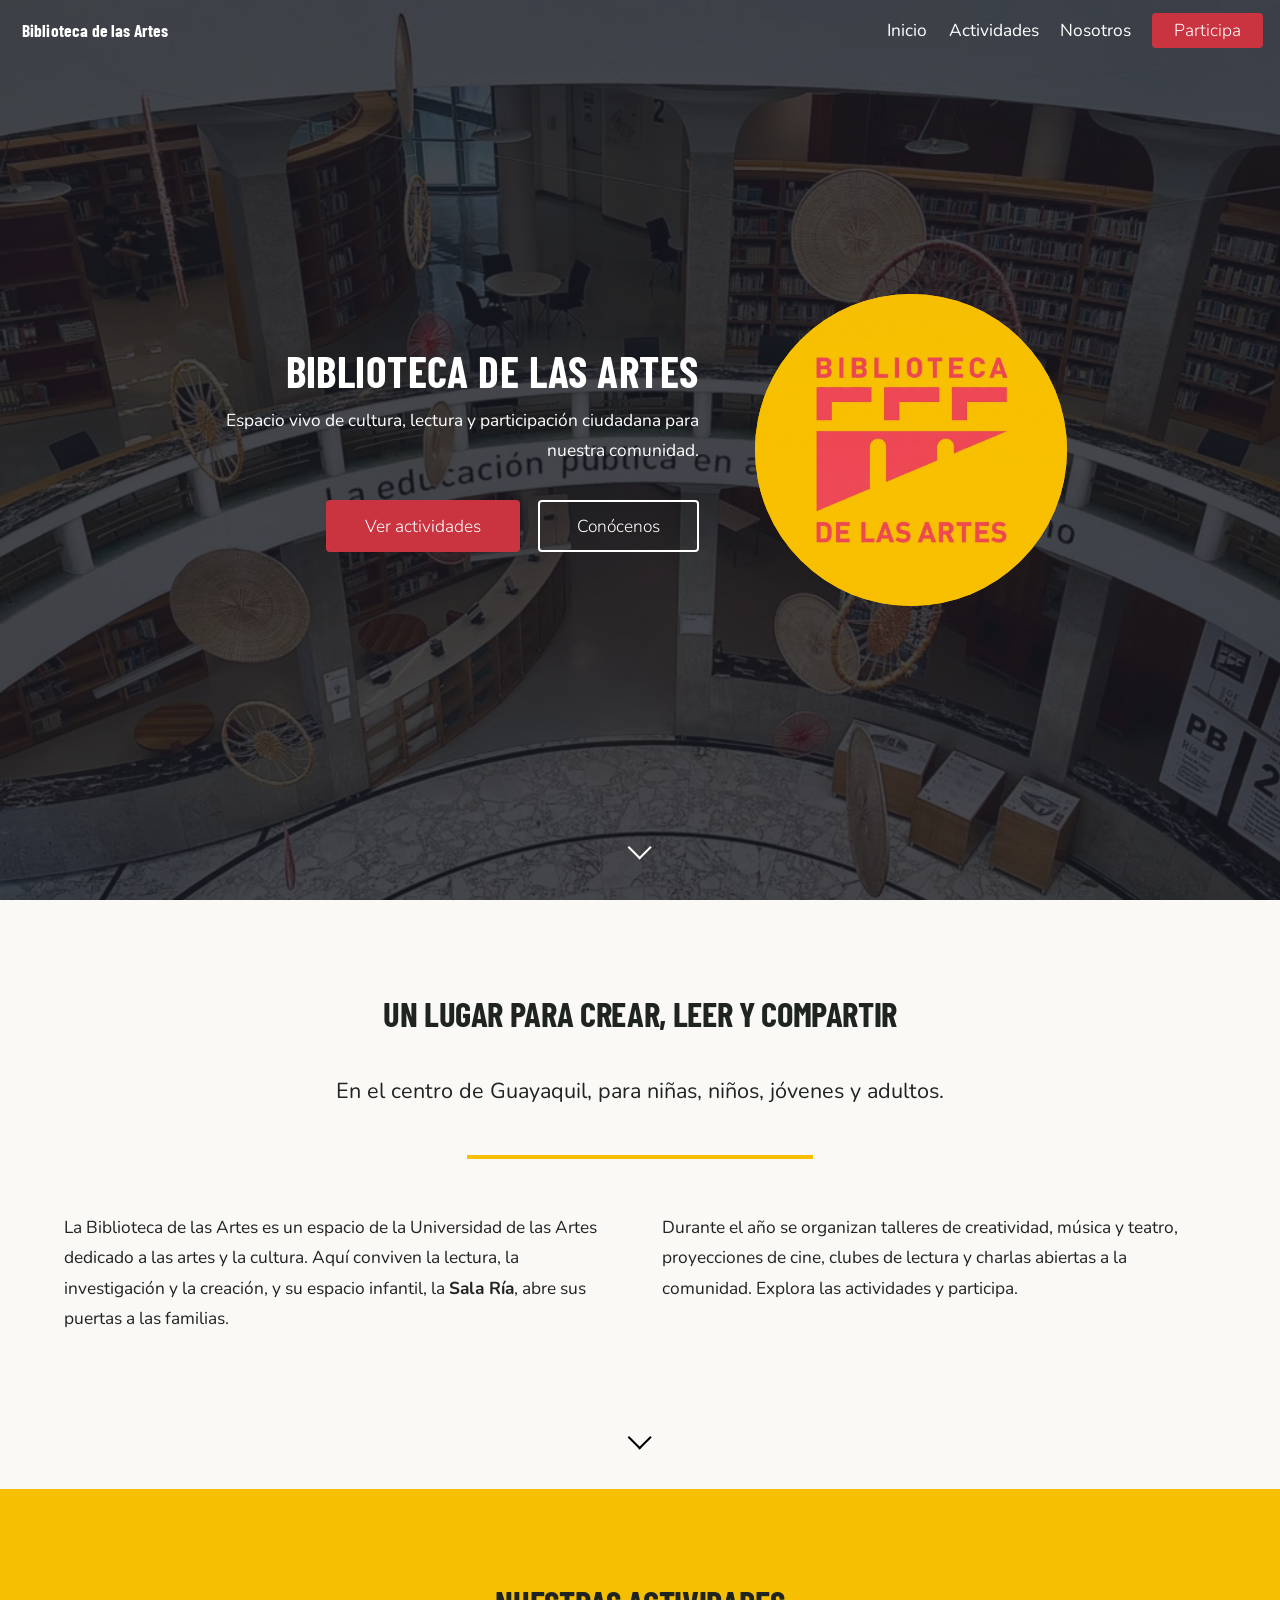
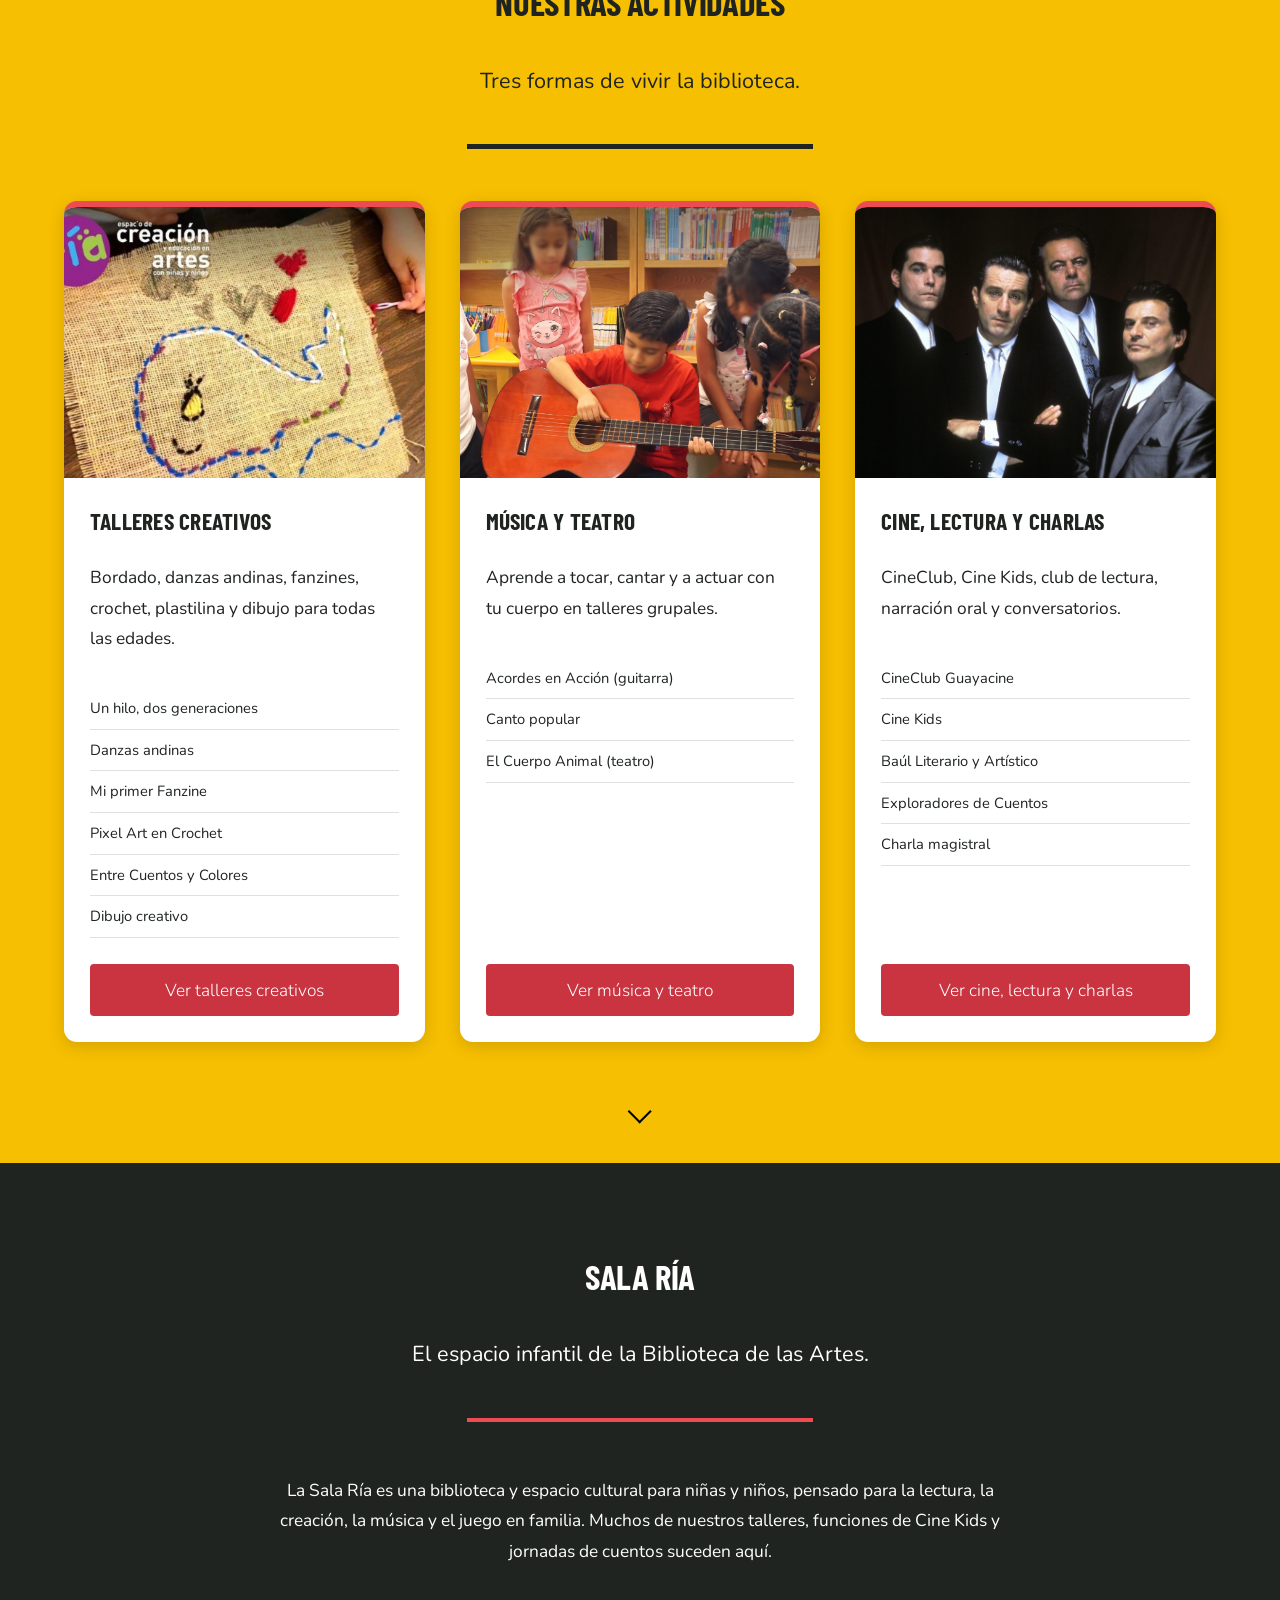
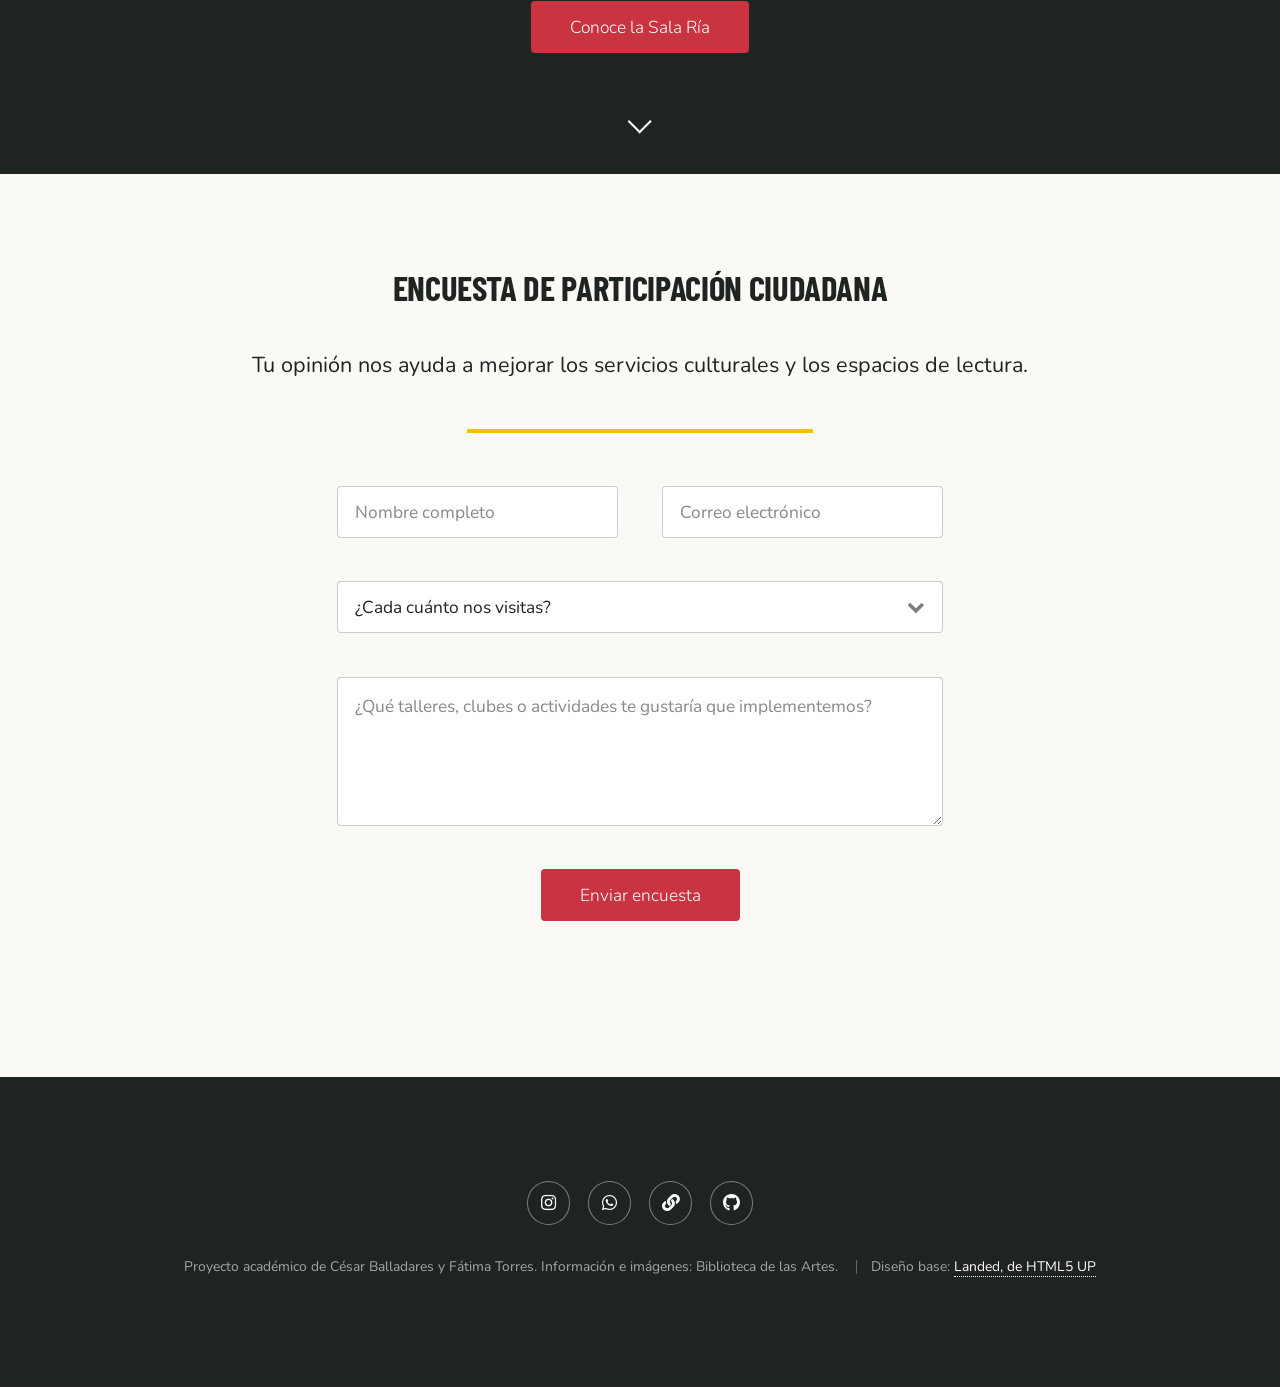
<file: index.html>
<!DOCTYPE HTML>
<!--
	Landed by HTML5 UP
	html5up.net | @ajlkn
	Free for personal and commercial use under the CCA 3.0 license (html5up.net/license)
-->
<html lang="es">
<head>
<title>Biblioteca de las Artes | Explorando la cultura con la web</title>
<meta charset="utf-8" />
<meta name="viewport" content="width=device-width, initial-scale=1" />
<meta name="description" content="Talleres, música, teatro, cine, lectura y charlas en la Biblioteca de las Artes y la Sala Ría, en el centro de Guayaquil." />
<link rel="icon" href="images/logo-biblioteca.png" type="image/png" />
<link rel="stylesheet" href="assets/css/main.css" />
<noscript><link rel="stylesheet" href="assets/css/noscript.css" /></noscript>
</head>
<body class="is-preload landing">
<a class="skip-link" href="#contenido">Saltar al contenido</a>
<div id="page-wrapper">

<!-- Encabezado y navegación -->
<header id="header">
<div id="logo"><a href="index.html">Biblioteca de las Artes</a></div>
<nav id="nav" aria-label="Navegación principal">
<ul>
<li><a href="index.html" aria-current="page">Inicio</a></li>
<li>
<a href="left-sidebar.html">Actividades</a>
<ul>
<li><a href="left-sidebar.html#creatividad">Talleres creativos</a></li>
<li><a href="left-sidebar.html#musica">Música y teatro</a></li>
<li><a href="right-sidebar.html#cine">CineClub y Cine Kids</a></li>
<li><a href="right-sidebar.html#lectura">Lectura y charlas</a></li>
</ul>
</li>
<li><a href="no-sidebar.html">Nosotros</a></li>
<li><a href="index.html#encuesta" class="button primary">Participa</a></li>
</ul>
</nav>
</header>

<main id="contenido">

<!-- Banner -->
<section id="banner" aria-labelledby="titulo-inicio">
<div class="content">
<header>
<h1 id="titulo-inicio">Biblioteca de las Artes</h1>
<p>Espacio vivo de cultura, lectura y participación ciudadana para nuestra comunidad.</p>
<ul class="actions">
<li><a href="#actividades" class="button primary scrolly">Ver actividades</a></li>
<li><a href="no-sidebar.html" class="button">Conócenos</a></li>
</ul>
</header>
<span class="image"><img src="images/logo-biblioteca.png" alt="Logo de la Biblioteca de las Artes: puente y letras en rojo sobre fondo amarillo" /></span>
</div>
<a href="#quienes" class="goto-next scrolly">Siguiente</a>
</section>

<!-- Quiénes somos -->
<section id="quienes" class="seccion">
<div class="container">
<header class="major">
<h2>Un lugar para crear, leer y compartir</h2>
<p>En el centro de Guayaquil, para niñas, niños, jóvenes y adultos.</p>
</header>
<div class="row">
<div class="col-6 col-12-medium">
<p>La Biblioteca de las Artes es un espacio de la Universidad de las Artes dedicado a las artes y la cultura. Aquí conviven la lectura, la investigación y la creación, y su espacio infantil, la <strong>Sala Ría</strong>, abre sus puertas a las familias.</p>
</div>
<div class="col-6 col-12-medium">
<p>Durante el año se organizan talleres de creatividad, música y teatro, proyecciones de cine, clubes de lectura y charlas abiertas a la comunidad. Explora las actividades y participa.</p>
</div>
</div>
</div>
<a href="#actividades" class="goto-next scrolly flecha-oscura">Siguiente</a>
</section>

<!-- Actividades -->
<section id="actividades" class="seccion seccion-amarilla" aria-labelledby="titulo-actividades">
<div class="container">
<header class="major">
<h2 id="titulo-actividades">Nuestras actividades</h2>
<p>Tres formas de vivir la biblioteca.</p>
</header>
<div class="tarjetas">
<article class="tarjeta">
<img src="images/taller-bordado.jpg" alt="Taller de bordado en la Sala Ría" width="800" height="600" loading="lazy" />
<div class="cuerpo">
<h3>Talleres creativos</h3>
<p>Bordado, danzas andinas, fanzines, crochet, plastilina y dibujo para todas las edades.</p>
<ul class="lista-simple"><li>Un hilo, dos generaciones</li><li>Danzas andinas</li><li>Mi primer Fanzine</li><li>Pixel Art en Crochet</li><li>Entre Cuentos y Colores</li><li>Dibujo creativo</li></ul>
<a href="left-sidebar.html#creatividad" class="button primary">Ver talleres creativos</a>
</div>
</article>
<article class="tarjeta">
<img src="images/taller-guitarra.jpg" alt="Taller de guitarra en la Biblioteca de las Artes" width="800" height="600" loading="lazy" />
<div class="cuerpo">
<h3>Música y teatro</h3>
<p>Aprende a tocar, cantar y a actuar con tu cuerpo en talleres grupales.</p>
<ul class="lista-simple"><li>Acordes en Acción (guitarra)</li><li>Canto popular</li><li>El Cuerpo Animal (teatro)</li></ul>
<a href="left-sidebar.html#musica" class="button primary">Ver música y teatro</a>
</div>
</article>
<article class="tarjeta">
<img src="images/cineclub-goodfellas.jpg" alt="Afiche de una proyección del CineClub Guayacine" width="800" height="600" loading="lazy" />
<div class="cuerpo">
<h3>Cine, lectura y charlas</h3>
<p>CineClub, Cine Kids, club de lectura, narración oral y conversatorios.</p>
<ul class="lista-simple"><li>CineClub Guayacine</li><li>Cine Kids</li><li>Baúl Literario y Artístico</li><li>Exploradores de Cuentos</li><li>Charla magistral</li></ul>
<a href="right-sidebar.html#cine" class="button primary">Ver cine, lectura y charlas</a>
</div>
</article>
</div>
</div>
<a href="#sala-ria" class="goto-next scrolly flecha-oscura">Siguiente</a>
</section>

<!-- Sala Ría -->
<section id="sala-ria" class="seccion seccion-oscura" aria-labelledby="titulo-ria">
<div class="container">
<header class="major">
<h2 id="titulo-ria">Sala Ría</h2>
<p>El espacio infantil de la Biblioteca de las Artes.</p>
</header>
<p>La Sala Ría es una biblioteca y espacio cultural para niñas y niños, pensado para la lectura, la creación, la música y el juego en familia. Muchos de nuestros talleres, funciones de Cine Kids y jornadas de cuentos suceden aquí.</p>
<ul class="actions special">
<li><a href="no-sidebar.html#sala-ria" class="button primary">Conoce la Sala Ría</a></li>
</ul>
</div>
<a href="#encuesta" class="goto-next scrolly">Siguiente</a>
</section>

<!-- Encuesta -->
<section id="encuesta" class="seccion" aria-labelledby="titulo-encuesta">
<div class="container">
<header class="major">
<h2 id="titulo-encuesta">Encuesta de participación ciudadana</h2>
<p>Tu opinión nos ayuda a mejorar los servicios culturales y los espacios de lectura.</p>
</header>
<form method="post" action="#" class="cta">
<div class="row gtr-uniform">
<div class="col-6 col-12-xsmall">
<label for="name" class="sr-only">Nombre completo</label>
<input type="text" name="name" id="name" placeholder="Nombre completo" autocomplete="name" required />
</div>
<div class="col-6 col-12-xsmall">
<label for="email" class="sr-only">Correo electrónico</label>
<input type="email" name="email" id="email" placeholder="Correo electrónico" autocomplete="email" required />
</div>
<div class="col-12">
<label for="frecuencia" class="sr-only">¿Cada cuánto nos visitas?</label>
<select name="frecuencia" id="frecuencia" required>
<option value="">¿Cada cuánto nos visitas?</option>
<option value="semanal">Varias veces a la semana</option>
<option value="mensual">Una o dos veces al mes</option>
<option value="eventual">Ocasionalmente para eventos</option>
<option value="primera_vez">Es mi primera vez / En línea</option>
</select>
</div>
<div class="col-12">
<label for="sugerencias" class="sr-only">Sugerencias de talleres o actividades</label>
<textarea name="sugerencias" id="sugerencias" placeholder="¿Qué talleres, clubes o actividades te gustaría que implementemos?" rows="4"></textarea>
</div>
<div class="col-12">
<ul class="actions special">
<li><input type="submit" value="Enviar encuesta" class="primary" /></li>
</ul>
</div>
</div>
</form>
</div>
</section>

</main>

<!-- Pie de página -->
<footer id="footer">
<ul class="icons">
<li><a href="https://www.instagram.com/bibliouartes" class="icon brands alt fa-instagram" target="_blank" rel="noopener" aria-label="Instagram de la Biblioteca de las Artes"><span class="label">Instagram</span></a></li>
<li><a href="https://whatsapp.com/channel/0029VarUfghHltYImKMChr0y" class="icon brands alt fa-whatsapp" target="_blank" rel="noopener" aria-label="Canal de WhatsApp de la Biblioteca de las Artes"><span class="label">WhatsApp</span></a></li>
<li><a href="https://linktr.ee/Biblio.UArtes" class="icon solid alt fa-link" target="_blank" rel="noopener" aria-label="Linktree de la Biblioteca de las Artes"><span class="label">Linktree</span></a></li>
<li><a href="https://github.com/cballa-05" class="icon brands alt fa-github" target="_blank" rel="noopener" aria-label="GitHub del proyecto"><span class="label">GitHub</span></a></li>
</ul>
<ul class="copyright">
<li>Proyecto académico de César Balladares y Fátima Torres. Información e imágenes: Biblioteca de las Artes.</li>
<li>Diseño base: <a href="http://html5up.net">Landed, de HTML5 UP</a></li>
</ul>
</footer>

</div>

<!-- Scripts -->
<script src="assets/js/jquery.min.js"></script>
<script src="assets/js/jquery.dropotron.min.js"></script>
<script src="assets/js/jquery.scrolly.min.js"></script>
<script src="assets/js/jquery.scrollex.min.js"></script>
<script src="assets/js/browser.min.js"></script>
<script src="assets/js/breakpoints.min.js"></script>
<script src="assets/js/util.js"></script>
<script src="assets/js/main.js"></script>

</body>
</html>
</file>
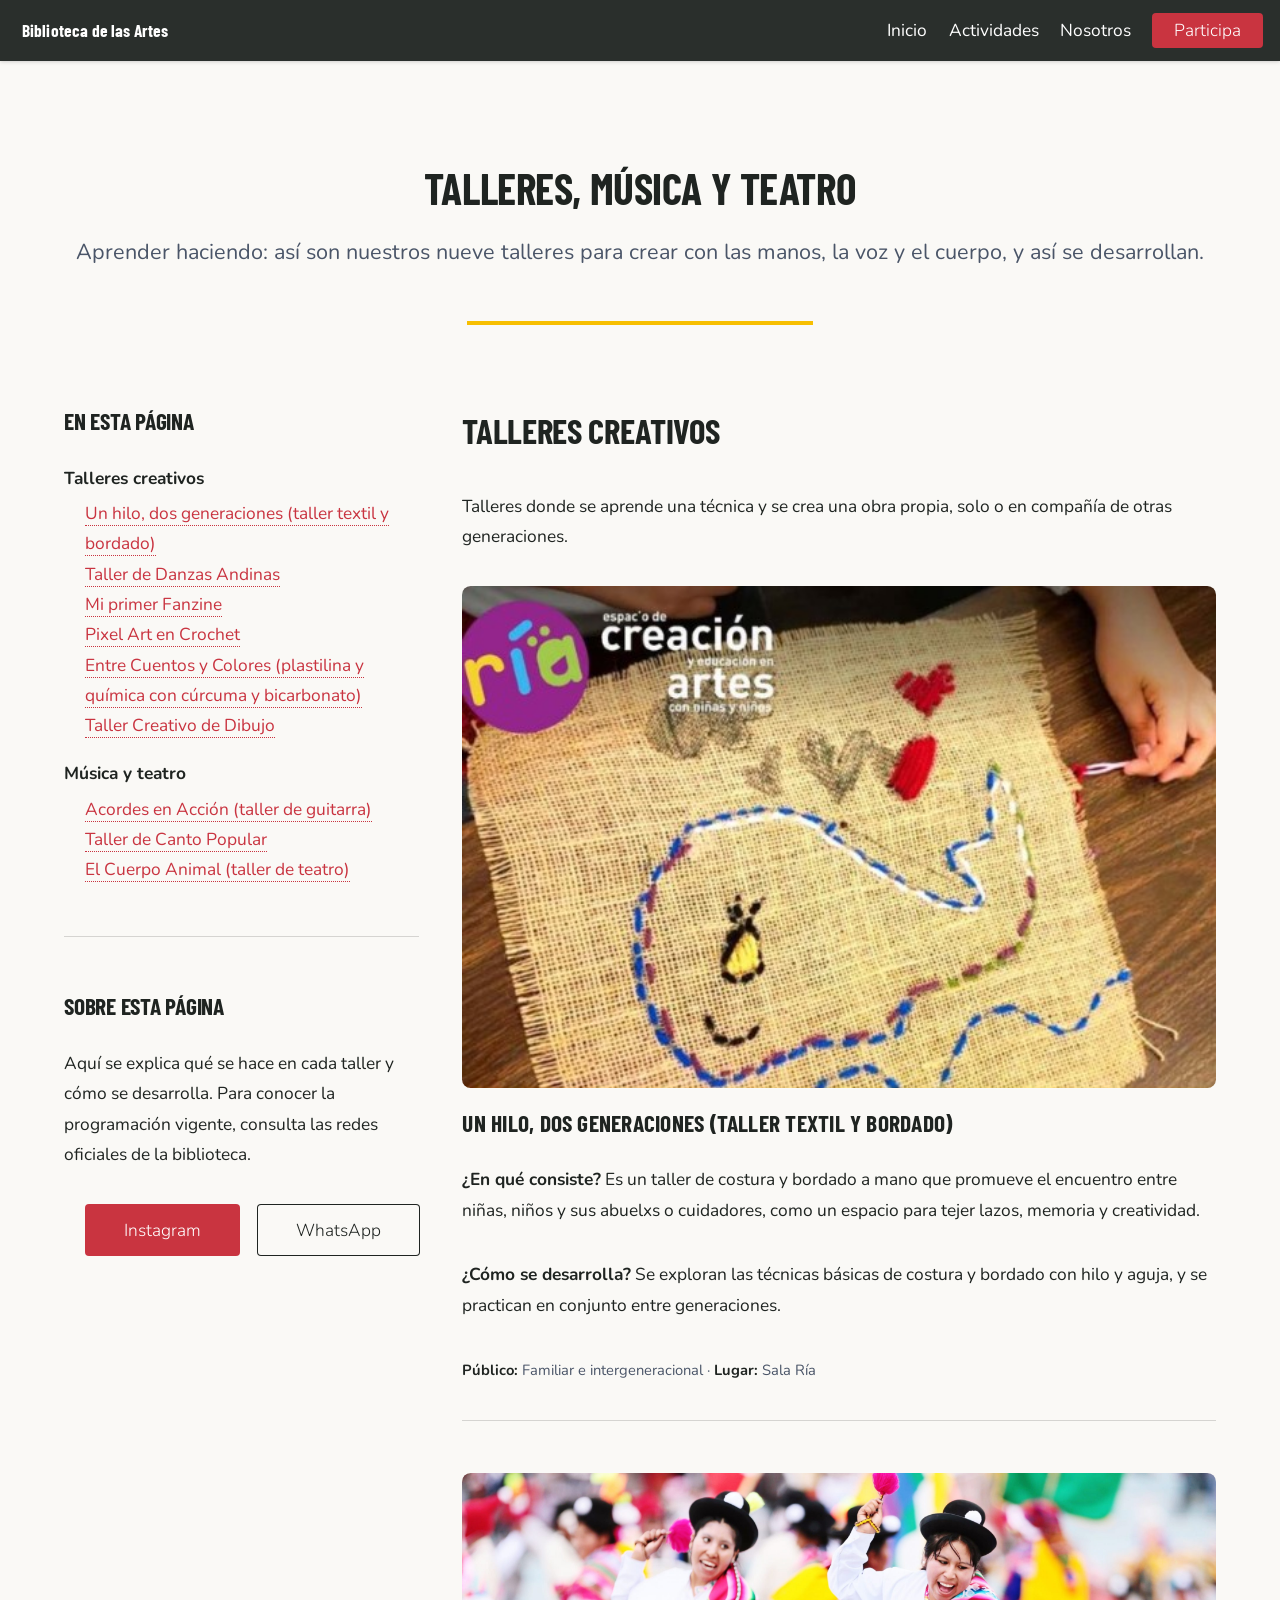
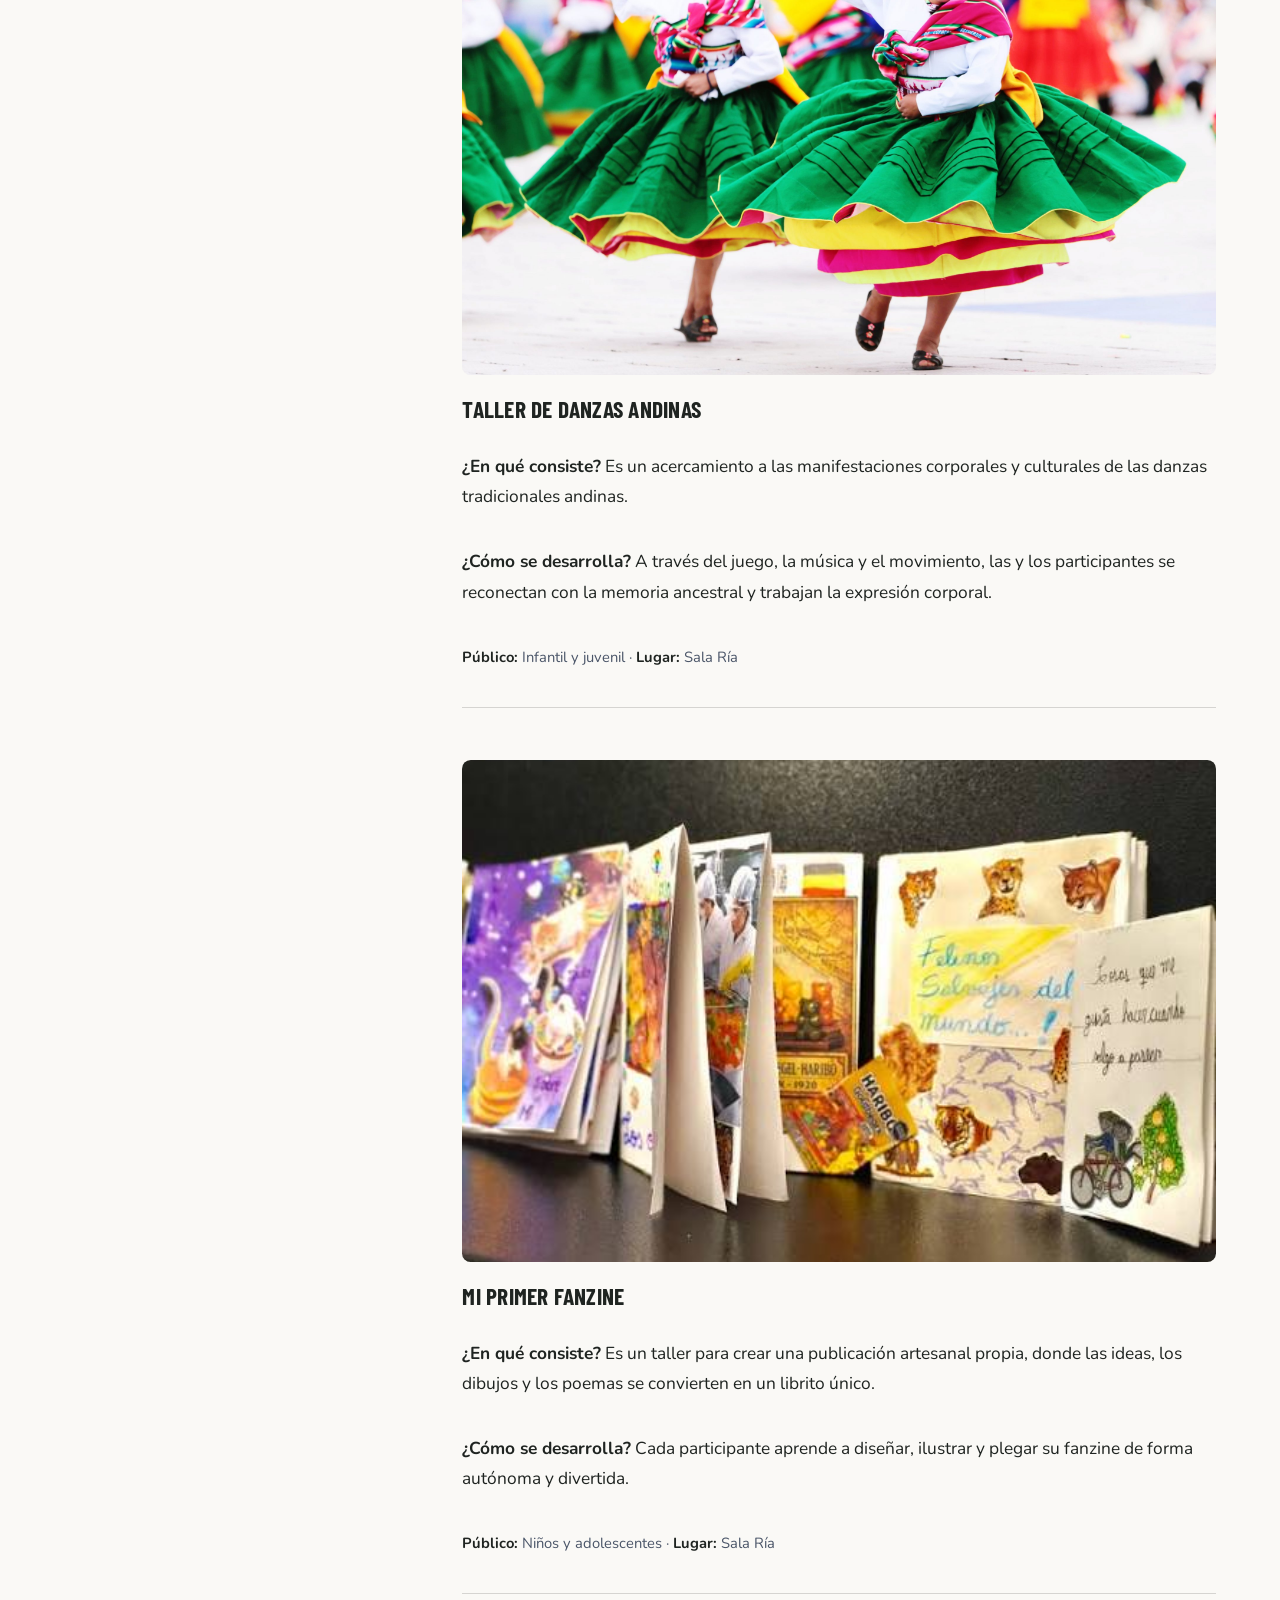
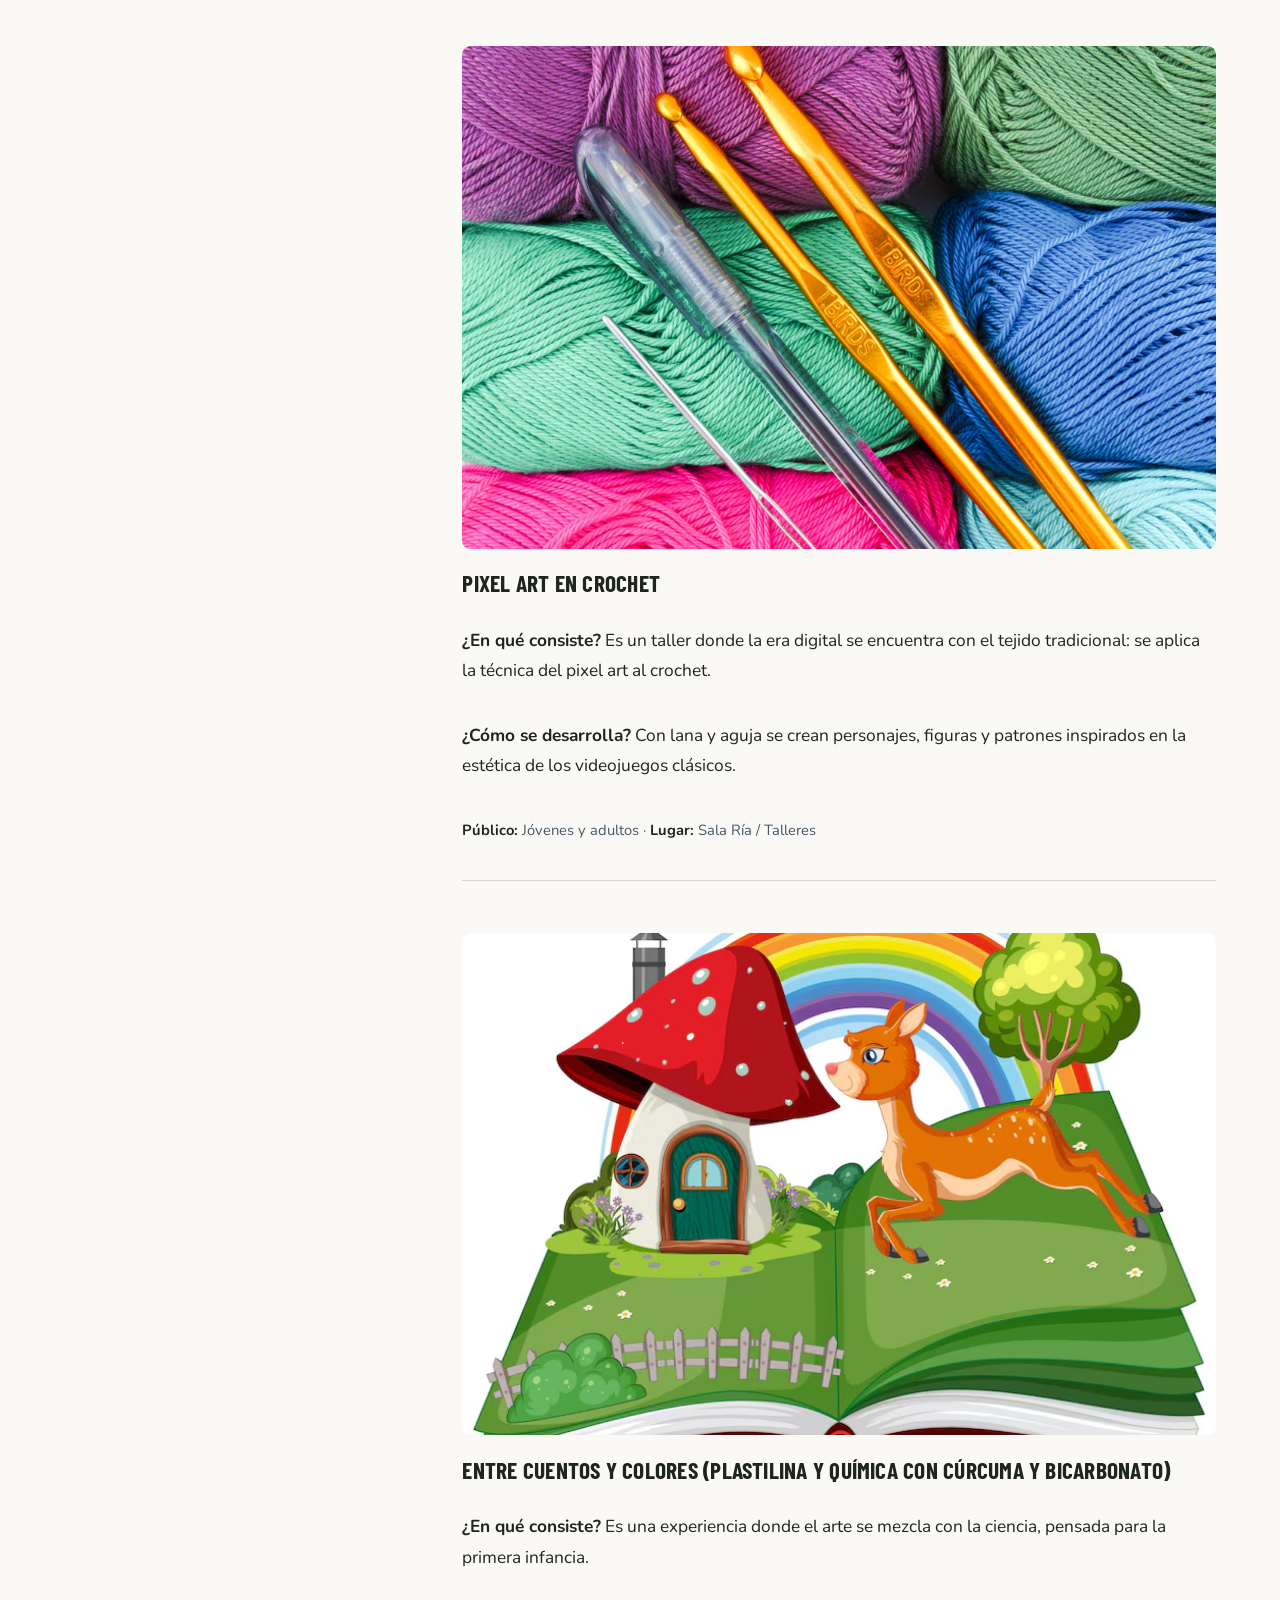
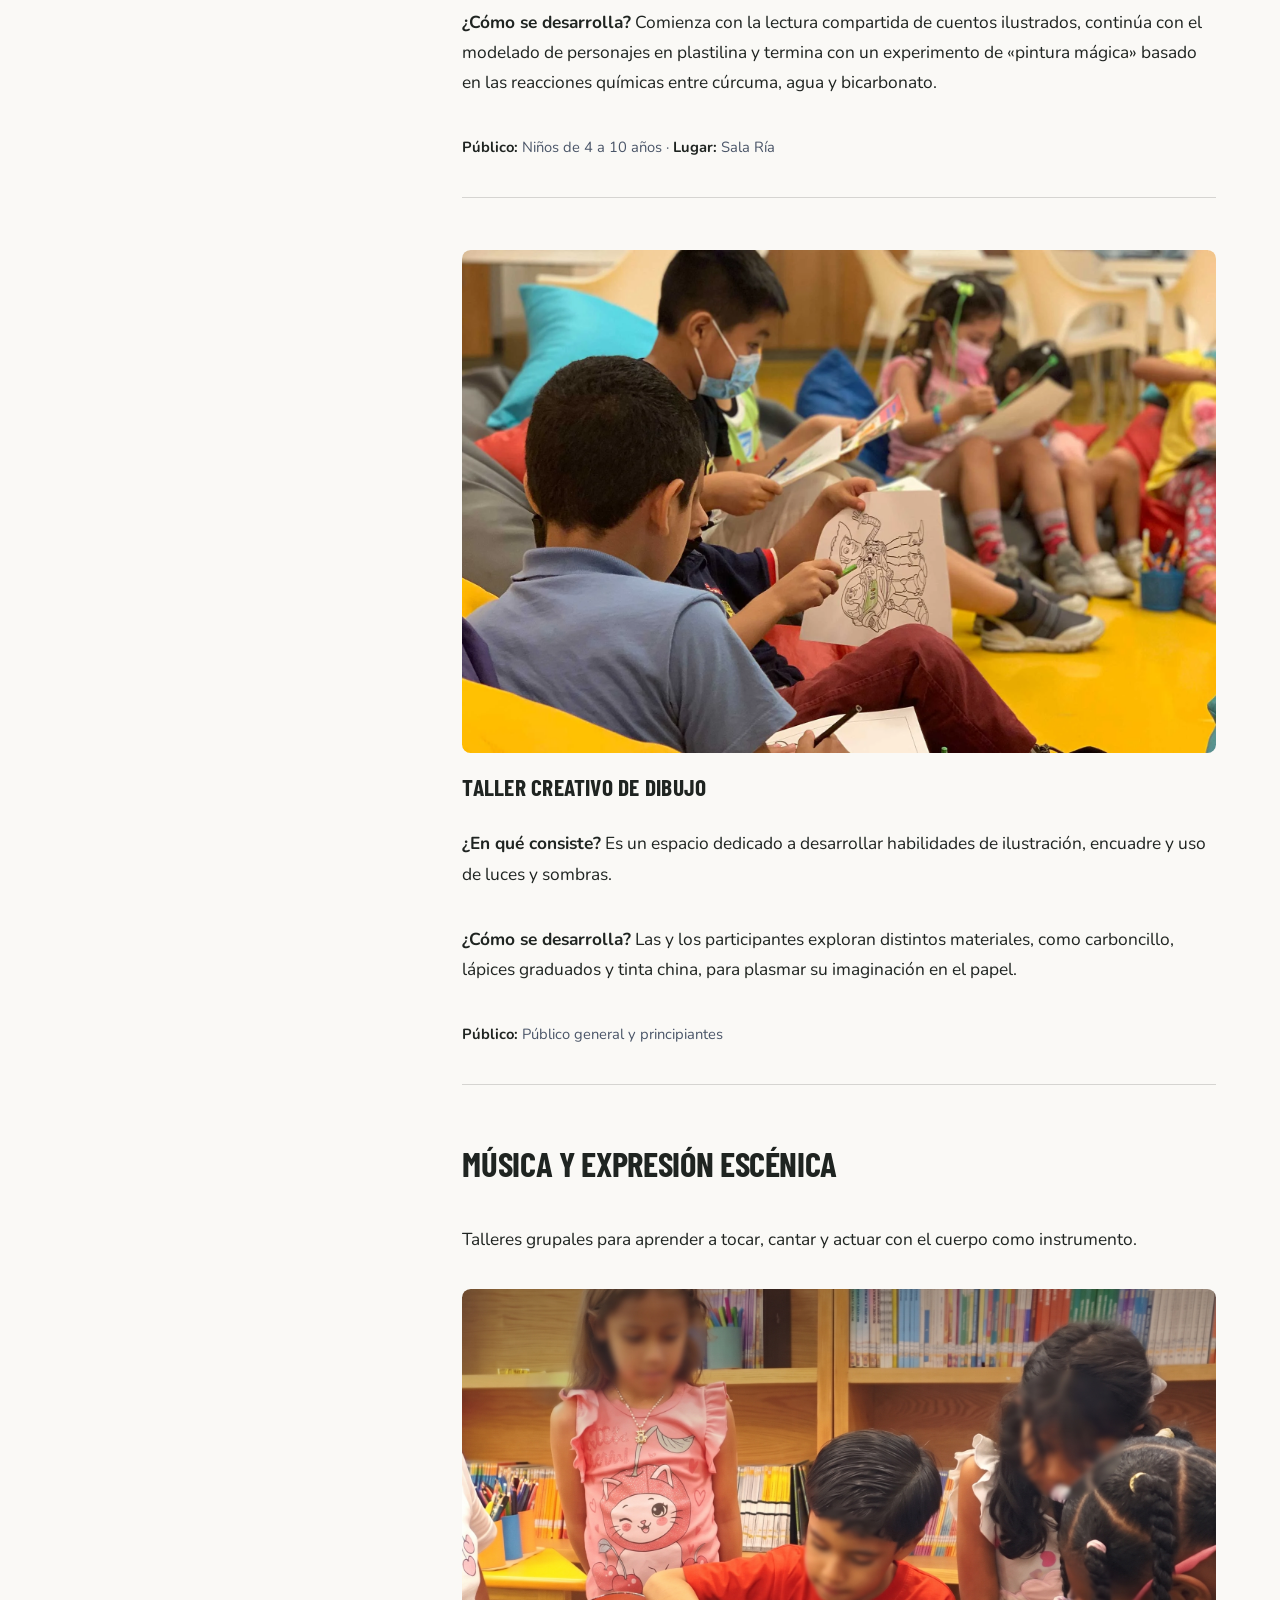
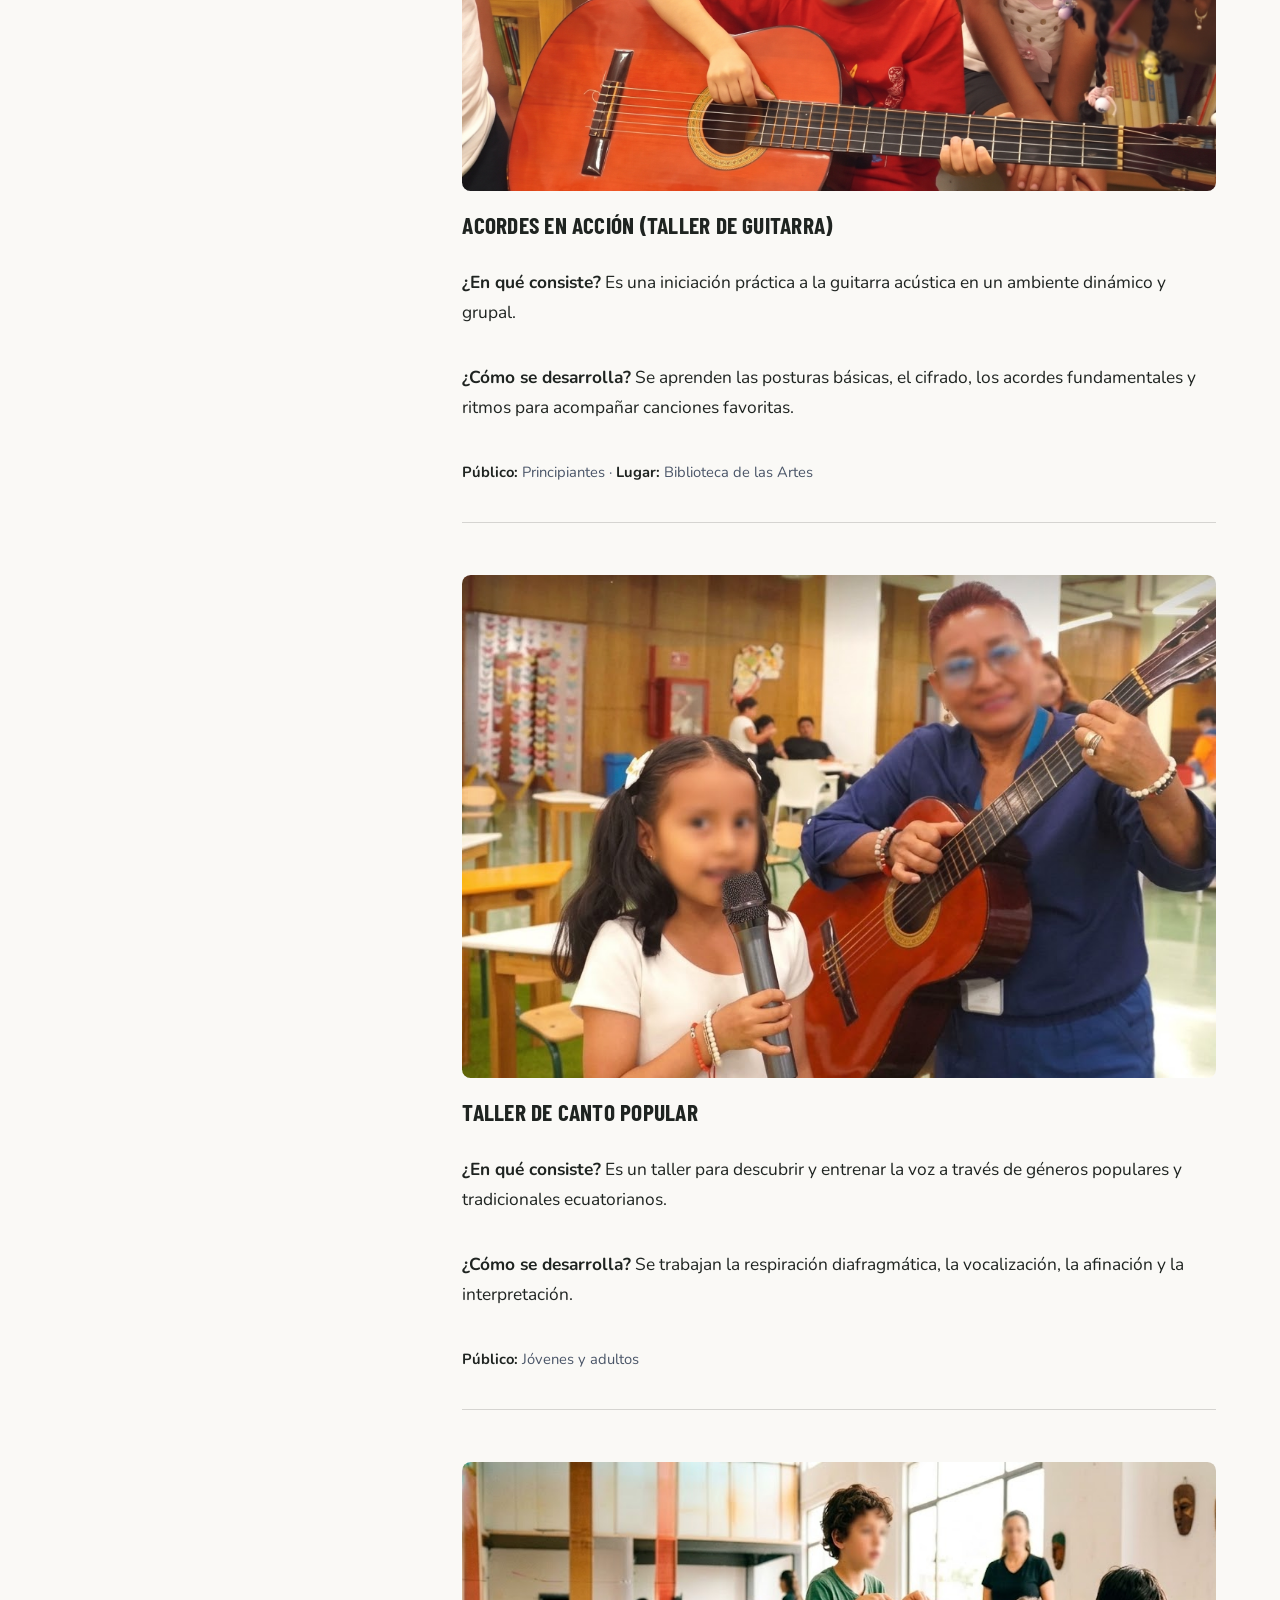
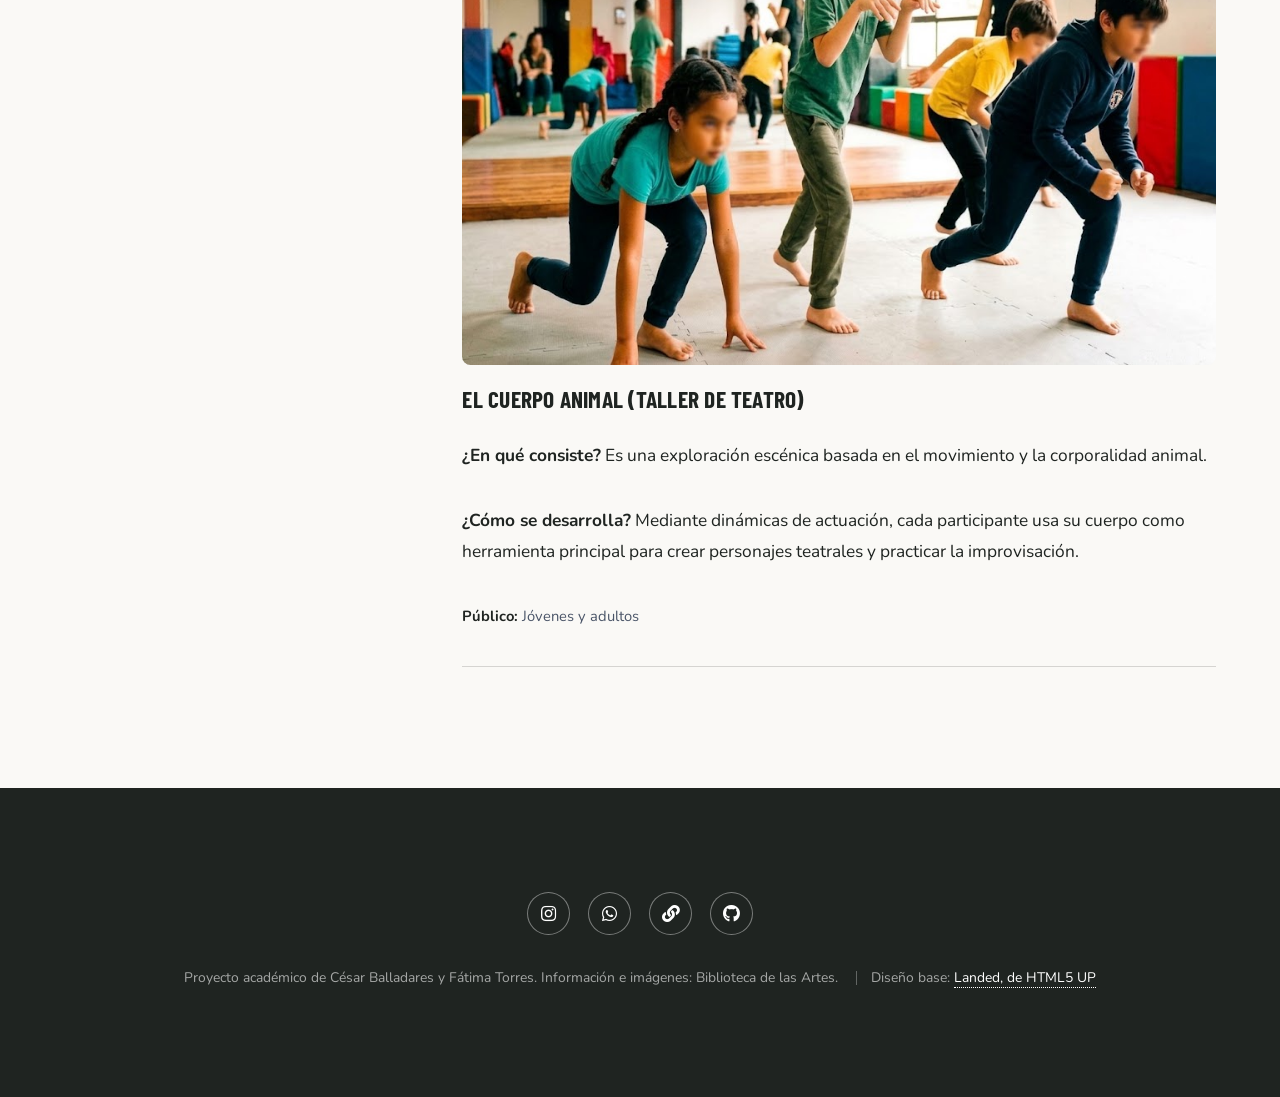
<file: left-sidebar.html>
<!DOCTYPE HTML>
<!--
	Landed by HTML5 UP
	html5up.net | @ajlkn
	Free for personal and commercial use under the CCA 3.0 license (html5up.net/license)
-->
<html lang="es">
<head>
<title>Talleres, música y teatro | Biblioteca de las Artes</title>
<meta charset="utf-8" />
<meta name="viewport" content="width=device-width, initial-scale=1" />
<meta name="description" content="Talleres de creatividad, guitarra, canto popular y teatro de la Biblioteca de las Artes y la Sala Ría, Guayaquil." />
<link rel="icon" href="images/logo-biblioteca.png" type="image/png" />
<link rel="stylesheet" href="assets/css/main.css" />
<noscript><link rel="stylesheet" href="assets/css/noscript.css" /></noscript>
</head>
<body class="is-preload">
<a class="skip-link" href="#contenido">Saltar al contenido</a>
<div id="page-wrapper">

<!-- Encabezado y navegación -->
<header id="header">
<div id="logo"><a href="index.html">Biblioteca de las Artes</a></div>
<nav id="nav" aria-label="Navegación principal">
<ul>
<li><a href="index.html">Inicio</a></li>
<li>
<a href="left-sidebar.html">Actividades</a>
<ul>
<li><a href="left-sidebar.html#creatividad">Talleres creativos</a></li>
<li><a href="left-sidebar.html#musica">Música y teatro</a></li>
<li><a href="right-sidebar.html#cine">CineClub y Cine Kids</a></li>
<li><a href="right-sidebar.html#lectura">Lectura y charlas</a></li>
</ul>
</li>
<li><a href="no-sidebar.html">Nosotros</a></li>
<li><a href="index.html#encuesta" class="button primary">Participa</a></li>
</ul>
</nav>
</header>

<main id="contenido" class="wrapper style1">
<div class="container">
<header class="major">
<h1>Talleres, música y teatro</h1>
<p>Aprender haciendo: así son nuestros nueve talleres para crear con las manos, la voz y el cuerpo, y así se desarrollan.</p>
</header>
<div class="row gtr-150">
<div class="col-4 col-12-medium">

<aside id="sidebar" aria-label="Información complementaria">
<nav aria-label="Actividades de esta página">
<h2>En esta página</h2>
<p><strong>Talleres creativos</strong></p>
<ul>
<li><a href="#bordado">Un hilo, dos generaciones (taller textil y bordado)</a></li>
<li><a href="#danzas">Taller de Danzas Andinas</a></li>
<li><a href="#fanzine">Mi primer Fanzine</a></li>
<li><a href="#pixel-crochet">Pixel Art en Crochet</a></li>
<li><a href="#cuentos-colores">Entre Cuentos y Colores (plastilina y química con cúrcuma y bicarbonato)</a></li>
<li><a href="#dibujo">Taller Creativo de Dibujo</a></li>
</ul>
<p><strong>Música y teatro</strong></p>
<ul>
<li><a href="#guitarra">Acordes en Acción (taller de guitarra)</a></li>
<li><a href="#canto">Taller de Canto Popular</a></li>
<li><a href="#teatro">El Cuerpo Animal (taller de teatro)</a></li>
</ul>
</nav>
<hr />
<section>
<h2>Sobre esta página</h2>
<p>Aquí se explica qué se hace en cada taller y cómo se desarrolla. Para conocer la programación vigente, consulta las redes oficiales de la biblioteca.</p>
<ul class="actions">
<li><a href="https://www.instagram.com/bibliouartes" class="button primary" target="_blank" rel="noopener">Instagram</a></li>
<li><a href="https://whatsapp.com/channel/0029VarUfghHltYImKMChr0y" class="button" target="_blank" rel="noopener">WhatsApp</a></li>
</ul>
</section>
</aside>

</div>
<div class="col-8 col-12-medium imp-medium">

<section id="creatividad" aria-labelledby="h-creatividad">
<h2 id="h-creatividad">Talleres creativos</h2>
<p>Talleres donde se aprende una técnica y se crea una obra propia, solo o en compañía de otras generaciones.</p>

<article class="actividad" id="bordado">
<img src="images/taller-bordado.jpg" alt="Manos de una niña y de una persona mayor bordando juntas con hilos de colores" width="800" height="600" loading="lazy" />
<h3>Un hilo, dos generaciones (taller textil y bordado)</h3>
<p><strong>¿En qué consiste?</strong> Es un taller de costura y bordado a mano que promueve el encuentro entre niñas, niños y sus abuelxs o cuidadores, como un espacio para tejer lazos, memoria y creatividad.</p>
<p><strong>¿Cómo se desarrolla?</strong> Se exploran las técnicas básicas de costura y bordado con hilo y aguja, y se practican en conjunto entre generaciones.</p>
<p class="datos"><strong>Público:</strong> Familiar e intergeneracional · <strong>Lugar:</strong> Sala Ría</p>
</article>
<article class="actividad" id="danzas">
<img src="images/danzas-andinas.jpg" alt="Niñas y niños danzando con trajes y movimientos andinos en la Sala Ría" width="800" height="600" loading="lazy" />
<h3>Taller de Danzas Andinas</h3>
<p><strong>¿En qué consiste?</strong> Es un acercamiento a las manifestaciones corporales y culturales de las danzas tradicionales andinas.</p>
<p><strong>¿Cómo se desarrolla?</strong> A través del juego, la música y el movimiento, las y los participantes se reconectan con la memoria ancestral y trabajan la expresión corporal.</p>
<p class="datos"><strong>Público:</strong> Infantil y juvenil · <strong>Lugar:</strong> Sala Ría</p>
</article>
<article class="actividad" id="fanzine">
<img src="images/fanzine.jpg" alt="Fanzines hechos a mano con dibujos y collages sobre una mesa de trabajo" width="800" height="600" loading="lazy" />
<h3>Mi primer Fanzine</h3>
<p><strong>¿En qué consiste?</strong> Es un taller para crear una publicación artesanal propia, donde las ideas, los dibujos y los poemas se convierten en un librito único.</p>
<p><strong>¿Cómo se desarrolla?</strong> Cada participante aprende a diseñar, ilustrar y plegar su fanzine de forma autónoma y divertida.</p>
<p class="datos"><strong>Público:</strong> Niños y adolescentes · <strong>Lugar:</strong> Sala Ría</p>
</article>
<article class="actividad" id="pixel-crochet">
<img src="images/pixel-crochet.jpg" alt="Figura de pixel art tejida en crochet con lanas de colores" width="800" height="600" loading="lazy" />
<h3>Pixel Art en Crochet</h3>
<p><strong>¿En qué consiste?</strong> Es un taller donde la era digital se encuentra con el tejido tradicional: se aplica la técnica del pixel art al crochet.</p>
<p><strong>¿Cómo se desarrolla?</strong> Con lana y aguja se crean personajes, figuras y patrones inspirados en la estética de los videojuegos clásicos.</p>
<p class="datos"><strong>Público:</strong> Jóvenes y adultos · <strong>Lugar:</strong> Sala Ría / Talleres</p>
</article>
<article class="actividad" id="cuentos-colores">
<img src="images/cuentos-colores.jpg" alt="Niños modelando personajes con plastilina junto a un cuento ilustrado" width="800" height="600" loading="lazy" />
<h3>Entre Cuentos y Colores (plastilina y química con cúrcuma y bicarbonato)</h3>
<p><strong>¿En qué consiste?</strong> Es una experiencia donde el arte se mezcla con la ciencia, pensada para la primera infancia.</p>
<p><strong>¿Cómo se desarrolla?</strong> Comienza con la lectura compartida de cuentos ilustrados, continúa con el modelado de personajes en plastilina y termina con un experimento de «pintura mágica» basado en las reacciones químicas entre cúrcuma, agua y bicarbonato.</p>
<p class="datos"><strong>Público:</strong> Niños de 4 a 10 años · <strong>Lugar:</strong> Sala Ría</p>
</article>
<article class="actividad" id="dibujo">
<img src="images/taller-dibujo.jpg" alt="Participantes dibujando con carboncillo y lápices sobre papel" width="800" height="600" loading="lazy" />
<h3>Taller Creativo de Dibujo</h3>
<p><strong>¿En qué consiste?</strong> Es un espacio dedicado a desarrollar habilidades de ilustración, encuadre y uso de luces y sombras.</p>
<p><strong>¿Cómo se desarrolla?</strong> Las y los participantes exploran distintos materiales, como carboncillo, lápices graduados y tinta china, para plasmar su imaginación en el papel.</p>
<p class="datos"><strong>Público:</strong> Público general y principiantes</p>
</article>

</section>

<section id="musica" aria-labelledby="h-musica">
<h2 id="h-musica">Música y expresión escénica</h2>
<p>Talleres grupales para aprender a tocar, cantar y actuar con el cuerpo como instrumento.</p>

<article class="actividad" id="guitarra">
<img src="images/taller-guitarra.jpg" alt="Grupo de principiantes tocando guitarras acústicas en un taller" width="800" height="600" loading="lazy" />
<h3>Acordes en Acción (taller de guitarra)</h3>
<p><strong>¿En qué consiste?</strong> Es una iniciación práctica a la guitarra acústica en un ambiente dinámico y grupal.</p>
<p><strong>¿Cómo se desarrolla?</strong> Se aprenden las posturas básicas, el cifrado, los acordes fundamentales y ritmos para acompañar canciones favoritas.</p>
<p class="datos"><strong>Público:</strong> Principiantes · <strong>Lugar:</strong> Biblioteca de las Artes</p>
</article>
<article class="actividad" id="canto">
<img src="images/canto-popular.jpg" alt="Participante cantando frente a un micrófono durante el taller" width="800" height="600" loading="lazy" />
<h3>Taller de Canto Popular</h3>
<p><strong>¿En qué consiste?</strong> Es un taller para descubrir y entrenar la voz a través de géneros populares y tradicionales ecuatorianos.</p>
<p><strong>¿Cómo se desarrolla?</strong> Se trabajan la respiración diafragmática, la vocalización, la afinación y la interpretación.</p>
<p class="datos"><strong>Público:</strong> Jóvenes y adultos</p>
</article>
<article class="actividad" id="teatro">
<img src="images/teatro-cuerpo-animal.jpg" alt="Participantes del taller de teatro explorando movimientos corporales de animales" width="800" height="600" loading="lazy" />
<h3>El Cuerpo Animal (taller de teatro)</h3>
<p><strong>¿En qué consiste?</strong> Es una exploración escénica basada en el movimiento y la corporalidad animal.</p>
<p><strong>¿Cómo se desarrolla?</strong> Mediante dinámicas de actuación, cada participante usa su cuerpo como herramienta principal para crear personajes teatrales y practicar la improvisación.</p>
<p class="datos"><strong>Público:</strong> Jóvenes y adultos</p>
</article>

</section>

</div>
</div>
</div>
</main>

<!-- Pie de página -->
<footer id="footer">
<ul class="icons">
<li><a href="https://www.instagram.com/bibliouartes" class="icon brands alt fa-instagram" target="_blank" rel="noopener" aria-label="Instagram de la Biblioteca de las Artes"><span class="label">Instagram</span></a></li>
<li><a href="https://whatsapp.com/channel/0029VarUfghHltYImKMChr0y" class="icon brands alt fa-whatsapp" target="_blank" rel="noopener" aria-label="Canal de WhatsApp de la Biblioteca de las Artes"><span class="label">WhatsApp</span></a></li>
<li><a href="https://linktr.ee/Biblio.UArtes" class="icon solid alt fa-link" target="_blank" rel="noopener" aria-label="Linktree de la Biblioteca de las Artes"><span class="label">Linktree</span></a></li>
<li><a href="https://github.com/cballa-05" class="icon brands alt fa-github" target="_blank" rel="noopener" aria-label="GitHub del proyecto"><span class="label">GitHub</span></a></li>
</ul>
<ul class="copyright">
<li>Proyecto académico de César Balladares y Fátima Torres. Información e imágenes: Biblioteca de las Artes.</li>
<li>Diseño base: <a href="http://html5up.net">Landed, de HTML5 UP</a></li>
</ul>
</footer>

</div>

<!-- Scripts -->
<script src="assets/js/jquery.min.js"></script>
<script src="assets/js/jquery.dropotron.min.js"></script>
<script src="assets/js/jquery.scrolly.min.js"></script>
<script src="assets/js/jquery.scrollex.min.js"></script>
<script src="assets/js/browser.min.js"></script>
<script src="assets/js/breakpoints.min.js"></script>
<script src="assets/js/util.js"></script>
<script src="assets/js/main.js"></script>

</body>
</html>
</file>
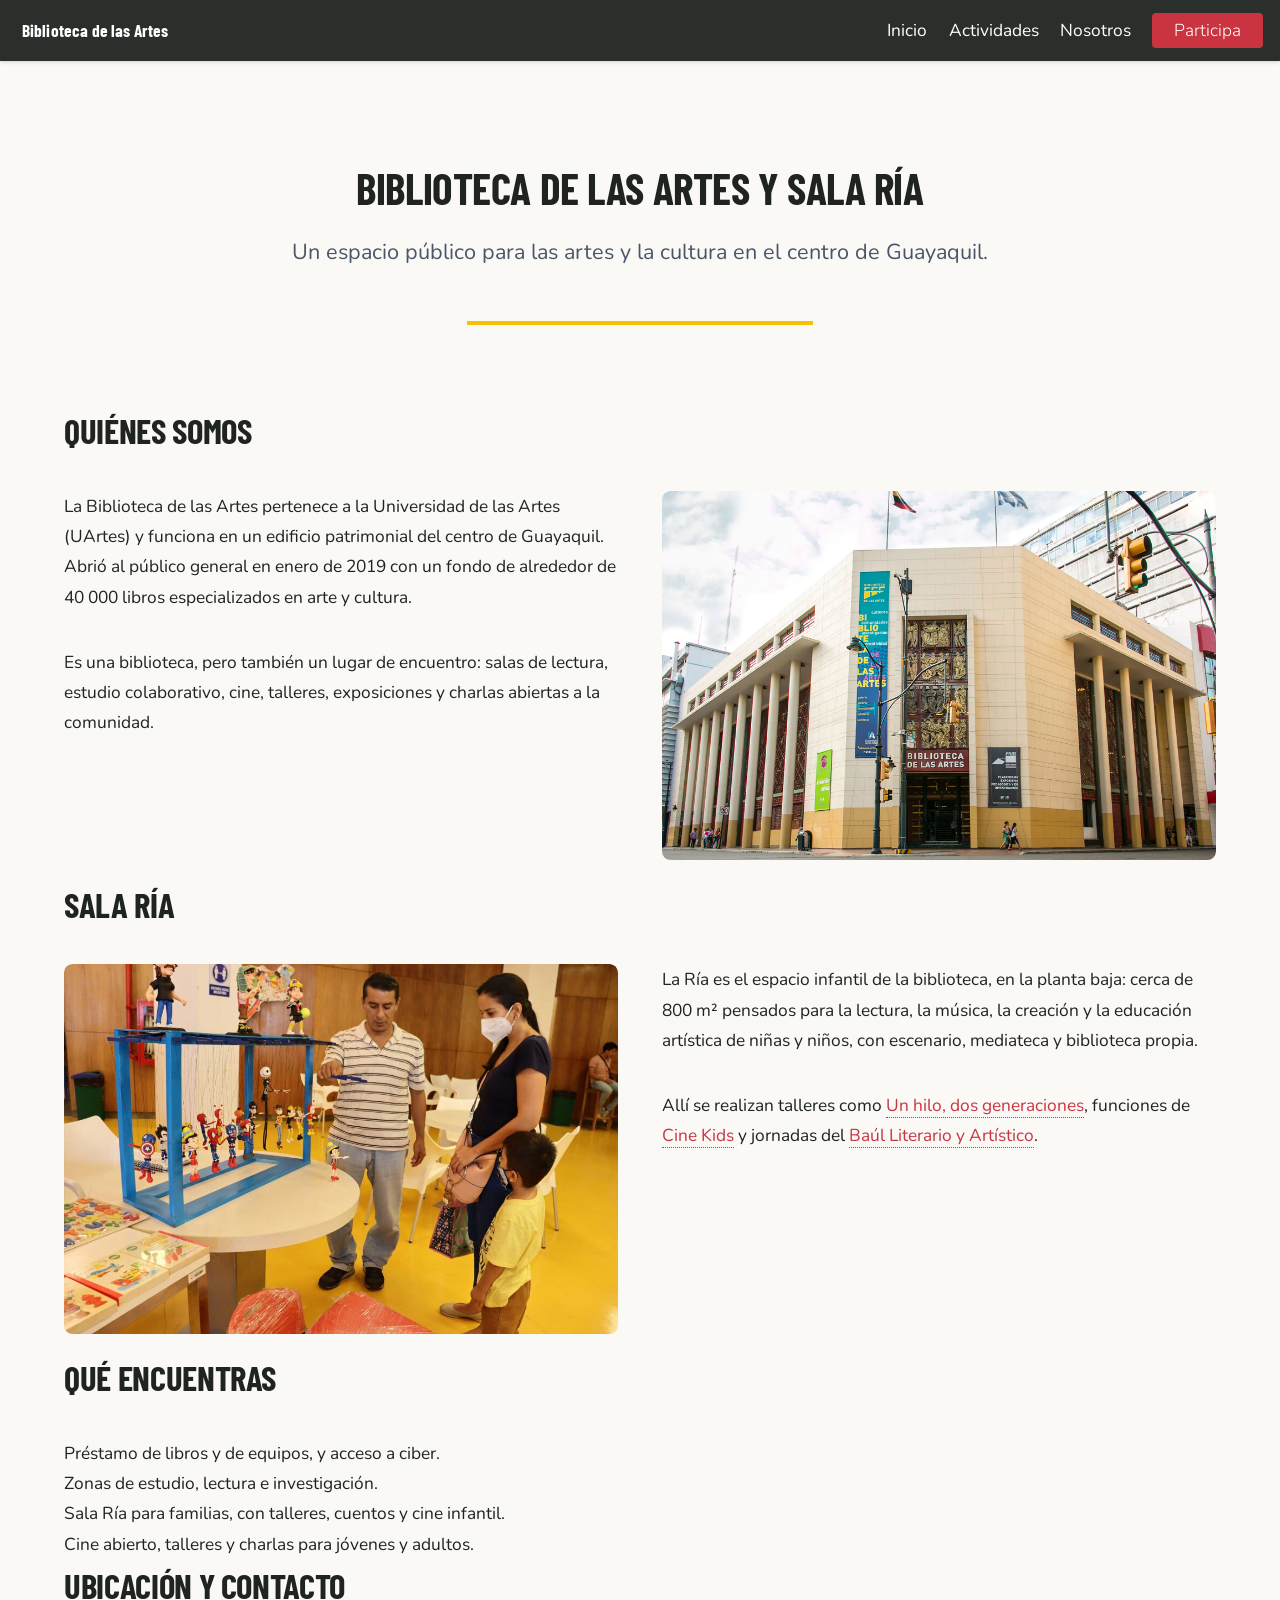
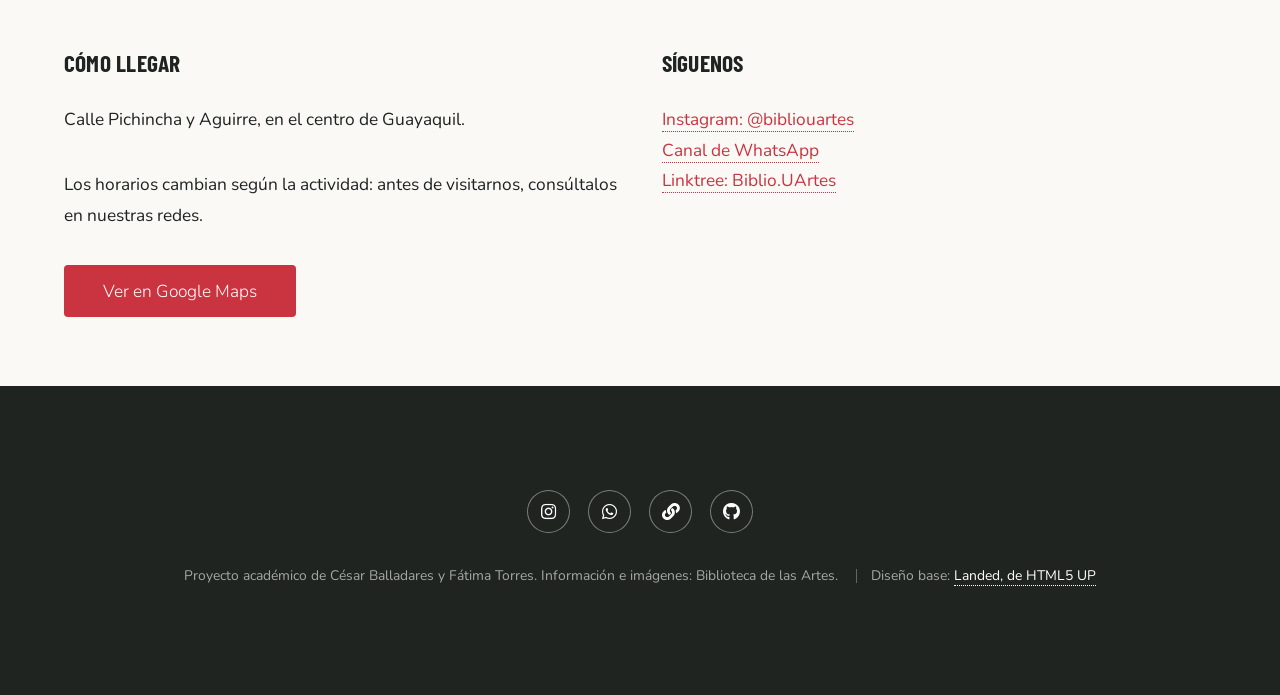
<file: no-sidebar.html>
<!DOCTYPE HTML>
<!--
	Landed by HTML5 UP
	html5up.net | @ajlkn
	Free for personal and commercial use under the CCA 3.0 license (html5up.net/license)
-->
<html lang="es">
<head>
<title>Nosotros | Biblioteca de las Artes</title>
<meta charset="utf-8" />
<meta name="viewport" content="width=device-width, initial-scale=1" />
<meta name="description" content="Quiénes somos, la Sala Ría, servicios, ubicación y contacto de la Biblioteca de las Artes en Guayaquil." />
<link rel="icon" href="images/logo-biblioteca.png" type="image/png" />
<link rel="stylesheet" href="assets/css/main.css" />
<noscript><link rel="stylesheet" href="assets/css/noscript.css" /></noscript>
</head>
<body class="is-preload">
<a class="skip-link" href="#contenido">Saltar al contenido</a>
<div id="page-wrapper">

<!-- Encabezado y navegación -->
<header id="header">
<div id="logo"><a href="index.html">Biblioteca de las Artes</a></div>
<nav id="nav" aria-label="Navegación principal">
<ul>
<li><a href="index.html">Inicio</a></li>
<li>
<a href="left-sidebar.html">Actividades</a>
<ul>
<li><a href="left-sidebar.html#creatividad">Talleres creativos</a></li>
<li><a href="left-sidebar.html#musica">Música y teatro</a></li>
<li><a href="right-sidebar.html#cine">CineClub y Cine Kids</a></li>
<li><a href="right-sidebar.html#lectura">Lectura y charlas</a></li>
</ul>
</li>
<li><a href="no-sidebar.html" aria-current="page">Nosotros</a></li>
<li><a href="index.html#encuesta" class="button primary">Participa</a></li>
</ul>
</nav>
</header>

<main id="contenido" class="wrapper style1">
<div class="container">
<header class="major">
<h1>Biblioteca de las Artes y Sala Ría</h1>
<p>Un espacio público para las artes y la cultura en el centro de Guayaquil.</p>
</header>

<section id="quienes-somos" aria-labelledby="h-quienes">
<h2 id="h-quienes">Quiénes somos</h2>
<div class="row">
<div class="col-6 col-12-medium">
<p>La Biblioteca de las Artes pertenece a la Universidad de las Artes (UArtes) y funciona en un edificio patrimonial del centro de Guayaquil. Abrió al público general en enero de 2019 con un fondo de alrededor de 40 000 libros especializados en arte y cultura.</p>
<p>Es una biblioteca, pero también un lugar de encuentro: salas de lectura, estudio colaborativo, cine, talleres, exposiciones y charlas abiertas a la comunidad.</p>
</div>
<div class="col-6 col-12-medium">
<img class="foto" src="images/biblioteca-fachada.jpg" alt="Fachada del edificio de la Biblioteca de las Artes en el centro de Guayaquil" width="1200" height="800" loading="lazy" />
</div>
</div>
</section>

<section id="sala-ria" aria-labelledby="h-ria">
<h2 id="h-ria">Sala Ría</h2>
<div class="row">
<div class="col-6 col-12-medium">
<img class="foto" src="images/sala-ria.jpg" alt="Niñas y niños leyendo y jugando en la Sala Ría" width="1200" height="800" loading="lazy" />
</div>
<div class="col-6 col-12-medium">
<p>La Ría es el espacio infantil de la biblioteca, en la planta baja: cerca de 800 m² pensados para la lectura, la música, la creación y la educación artística de niñas y niños, con escenario, mediateca y biblioteca propia.</p>
<p>Allí se realizan talleres como <a href="left-sidebar.html#bordado">Un hilo, dos generaciones</a>, funciones de <a href="right-sidebar.html#ernest">Cine Kids</a> y jornadas del <a href="right-sidebar.html#baul">Baúl Literario y Artístico</a>.</p>
</div>
</div>
</section>

<section id="servicios" aria-labelledby="h-servicios">
<h2 id="h-servicios">Qué encuentras</h2>
<ul>
<li>Préstamo de libros y de equipos, y acceso a ciber.</li>
<li>Zonas de estudio, lectura e investigación.</li>
<li>Sala Ría para familias, con talleres, cuentos y cine infantil.</li>
<li>Cine abierto, talleres y charlas para jóvenes y adultos.</li>
</ul>
</section>

<section id="ubicacion" aria-labelledby="h-ubicacion">
<h2 id="h-ubicacion">Ubicación y contacto</h2>
<div class="row">
<div class="col-6 col-12-medium">
<h3>Cómo llegar</h3>
<p>Calle Pichincha y Aguirre, en el centro de Guayaquil.</p>
<p>Los horarios cambian según la actividad: antes de visitarnos, consúltalos en nuestras redes.</p>
<ul class="actions">
<li><a href="https://www.google.com/maps/search/?api=1&amp;query=Biblioteca+de+las+Artes+Guayaquil" class="button primary" target="_blank" rel="noopener">Ver en Google Maps</a></li>
</ul>
</div>
<div class="col-6 col-12-medium">
<h3>Síguenos</h3>
<ul>
<li><a href="https://www.instagram.com/bibliouartes" target="_blank" rel="noopener">Instagram: @bibliouartes</a></li>
<li><a href="https://whatsapp.com/channel/0029VarUfghHltYImKMChr0y" target="_blank" rel="noopener">Canal de WhatsApp</a></li>
<li><a href="https://linktr.ee/Biblio.UArtes" target="_blank" rel="noopener">Linktree: Biblio.UArtes</a></li>
</ul>
</div>
</div>
</section>

</div>
</main>

<!-- Pie de página -->
<footer id="footer">
<ul class="icons">
<li><a href="https://www.instagram.com/bibliouartes" class="icon brands alt fa-instagram" target="_blank" rel="noopener" aria-label="Instagram de la Biblioteca de las Artes"><span class="label">Instagram</span></a></li>
<li><a href="https://whatsapp.com/channel/0029VarUfghHltYImKMChr0y" class="icon brands alt fa-whatsapp" target="_blank" rel="noopener" aria-label="Canal de WhatsApp de la Biblioteca de las Artes"><span class="label">WhatsApp</span></a></li>
<li><a href="https://linktr.ee/Biblio.UArtes" class="icon solid alt fa-link" target="_blank" rel="noopener" aria-label="Linktree de la Biblioteca de las Artes"><span class="label">Linktree</span></a></li>
<li><a href="https://github.com/cballa-05" class="icon brands alt fa-github" target="_blank" rel="noopener" aria-label="GitHub del proyecto"><span class="label">GitHub</span></a></li>
</ul>
<ul class="copyright">
<li>Proyecto académico de César Balladares y Fátima Torres. Información e imágenes: Biblioteca de las Artes.</li>
<li>Diseño base: <a href="http://html5up.net">Landed, de HTML5 UP</a></li>
</ul>
</footer>

</div>

<!-- Scripts -->
<script src="assets/js/jquery.min.js"></script>
<script src="assets/js/jquery.dropotron.min.js"></script>
<script src="assets/js/jquery.scrolly.min.js"></script>
<script src="assets/js/jquery.scrollex.min.js"></script>
<script src="assets/js/browser.min.js"></script>
<script src="assets/js/breakpoints.min.js"></script>
<script src="assets/js/util.js"></script>
<script src="assets/js/main.js"></script>

</body>
</html>
</file>
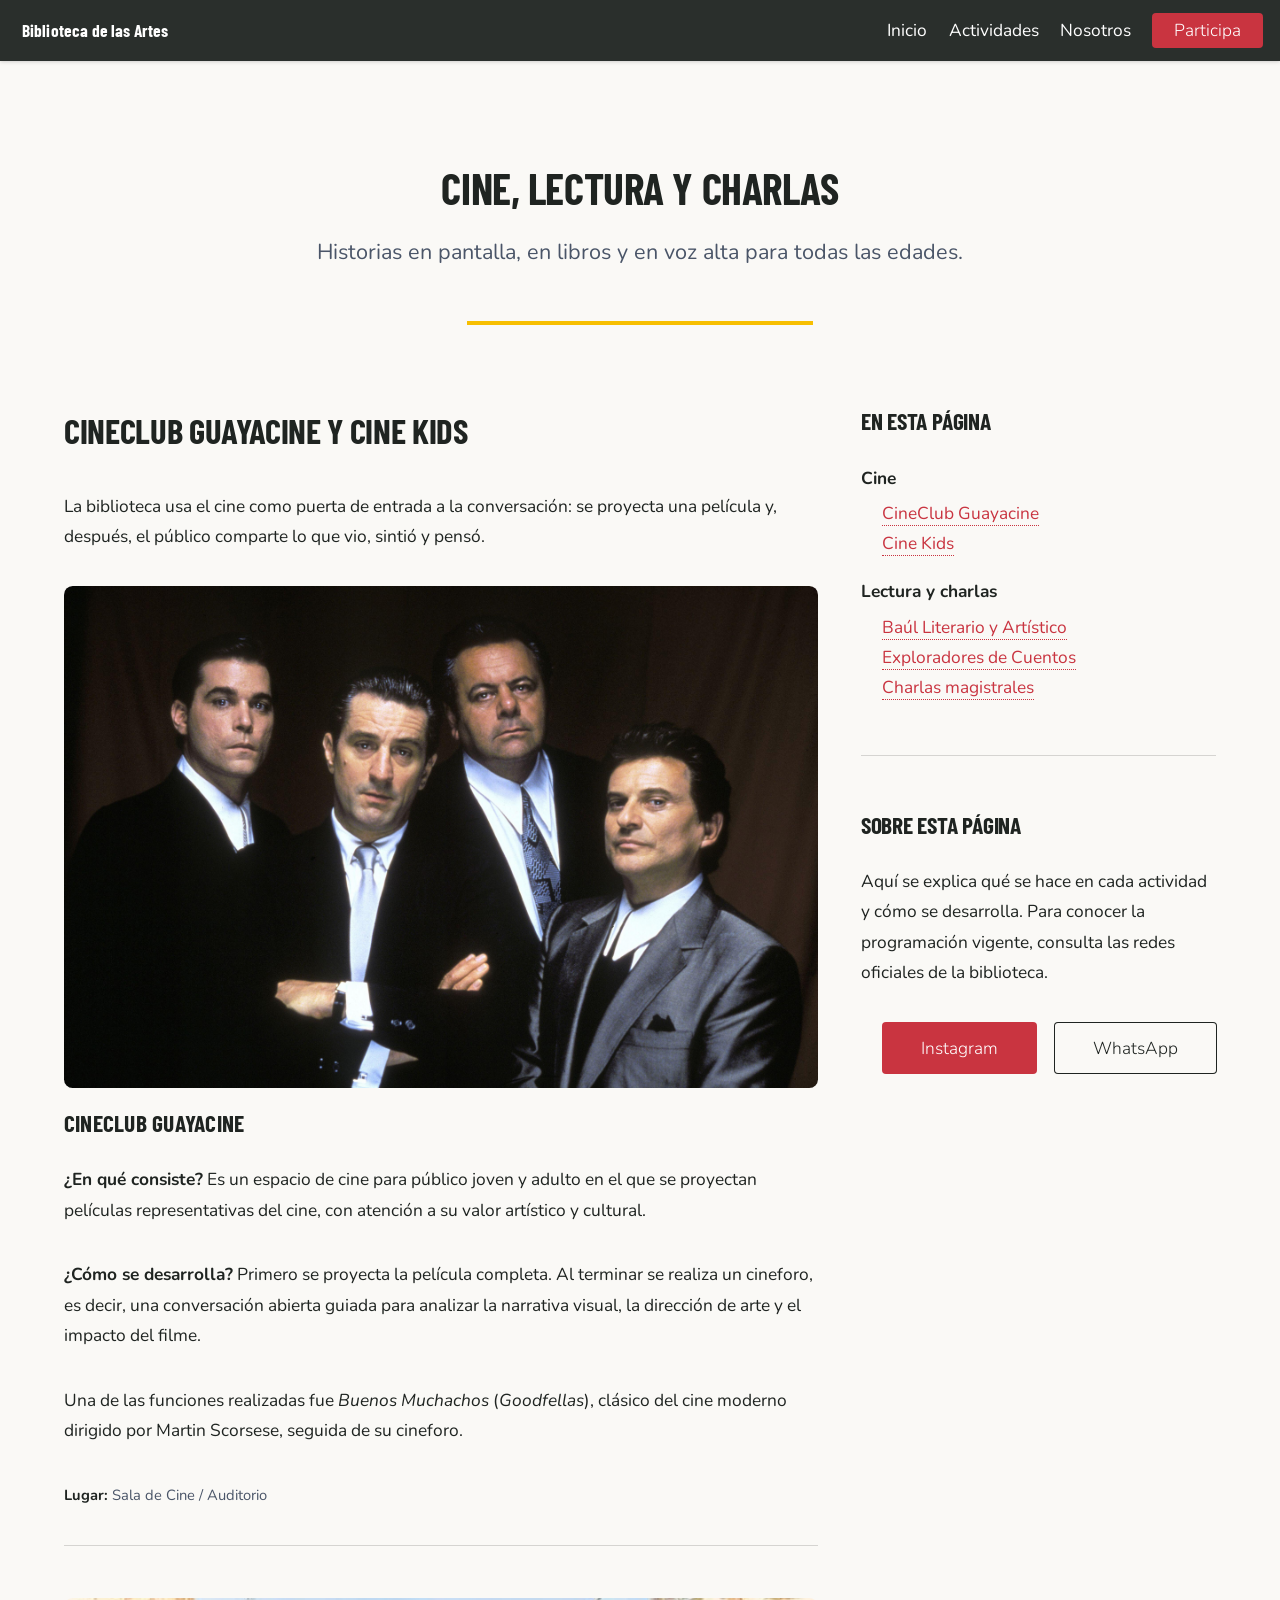
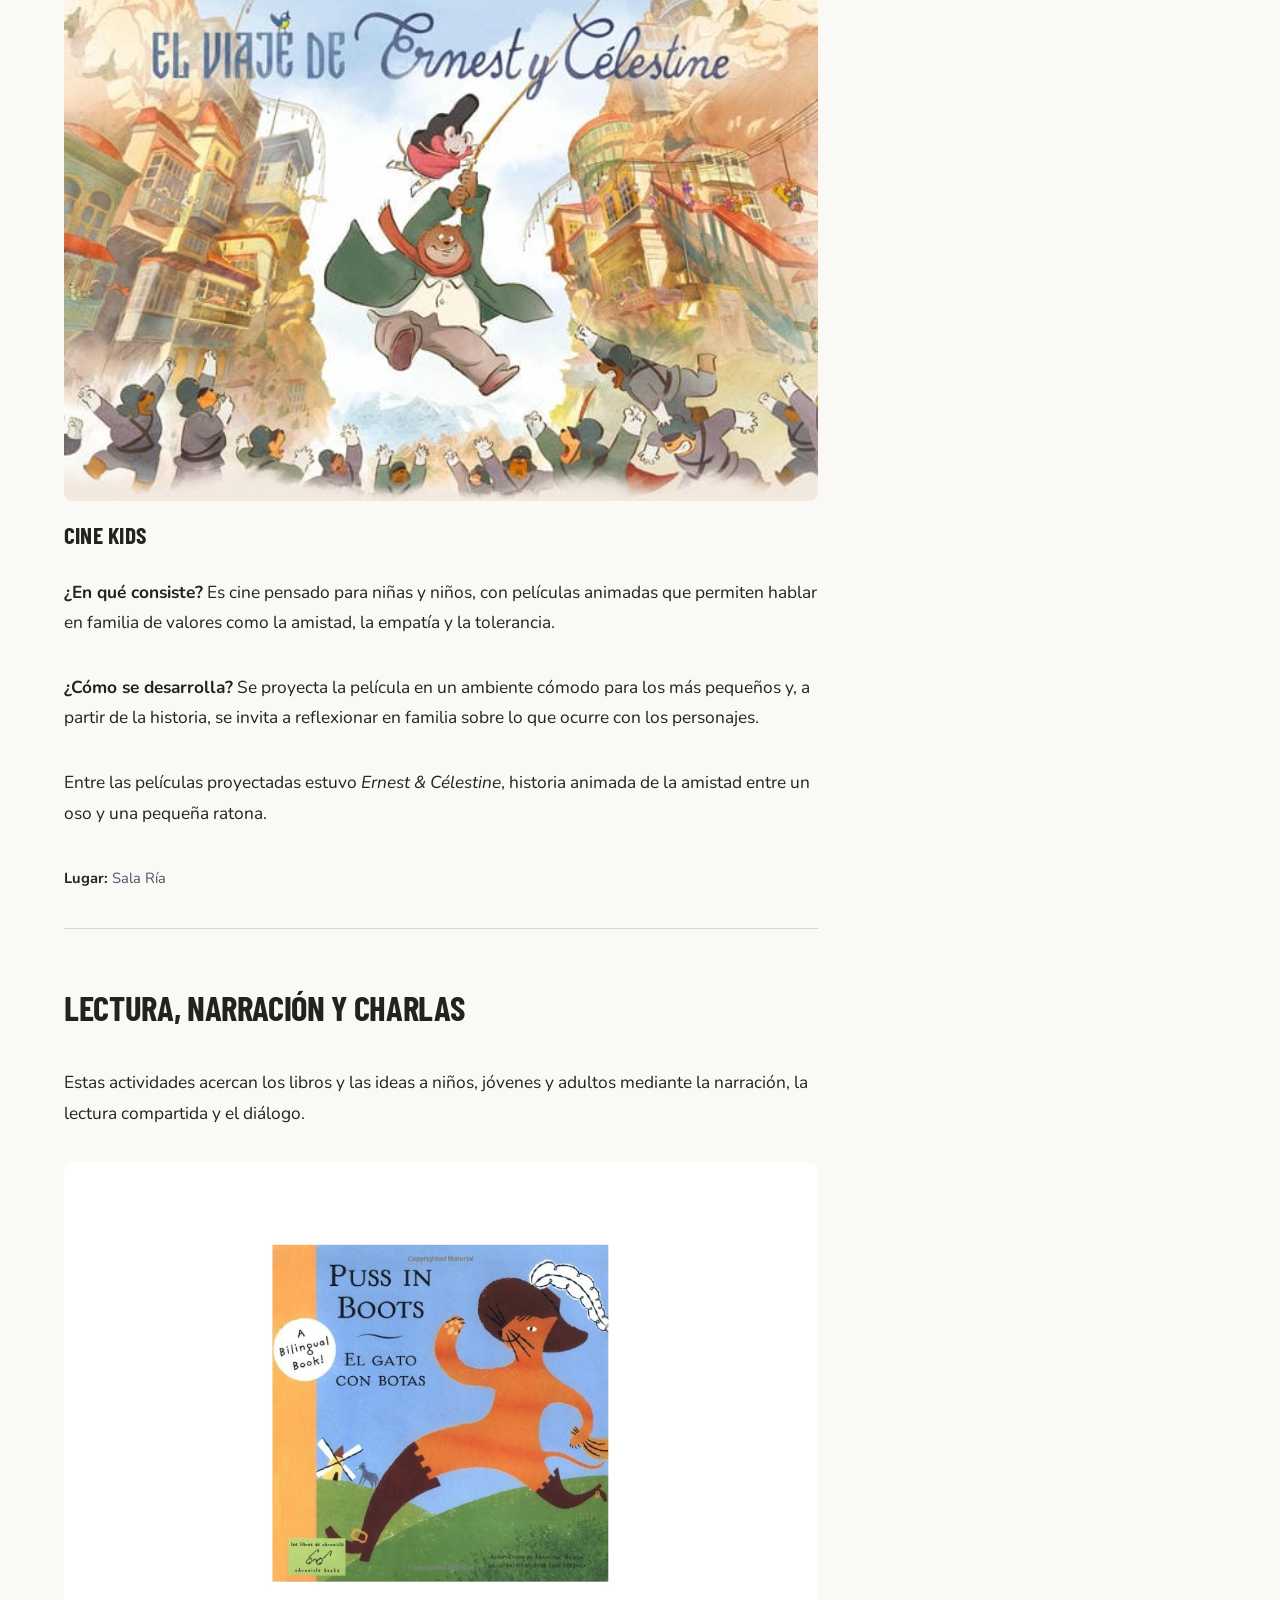
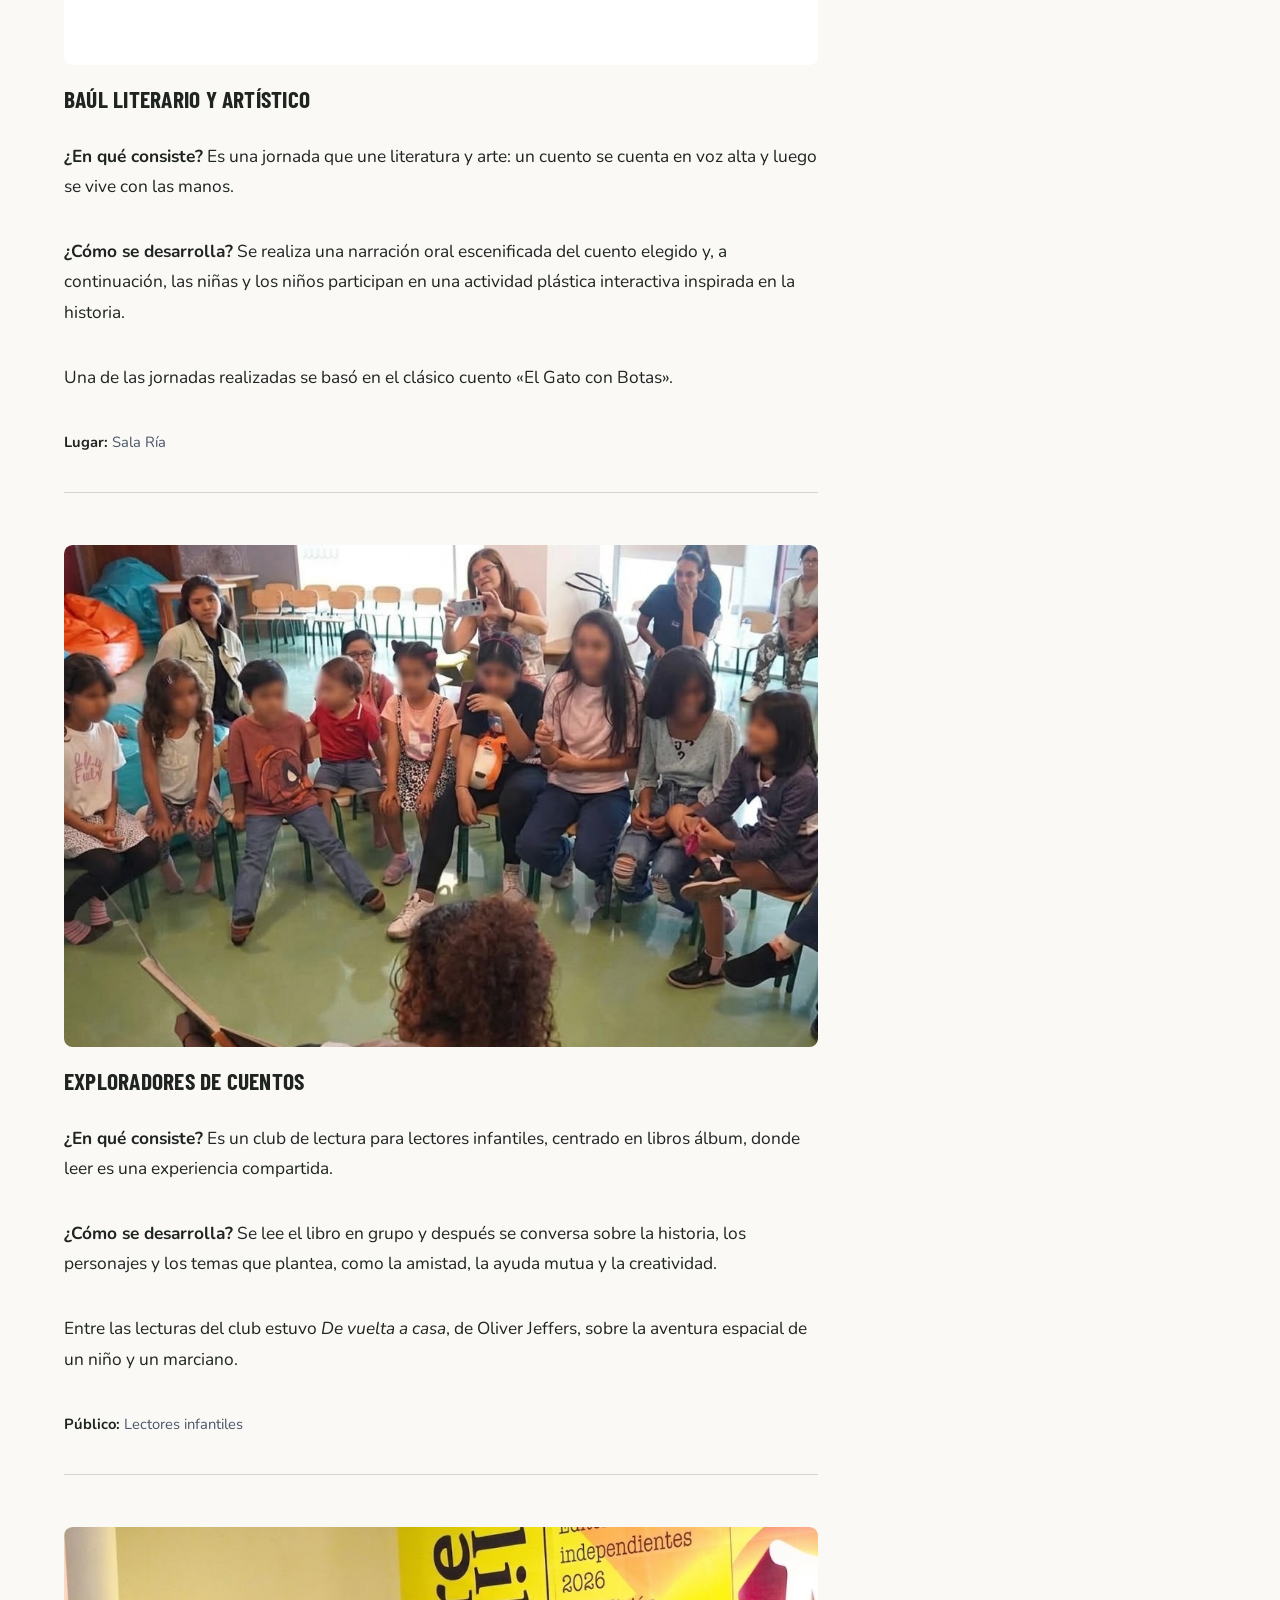
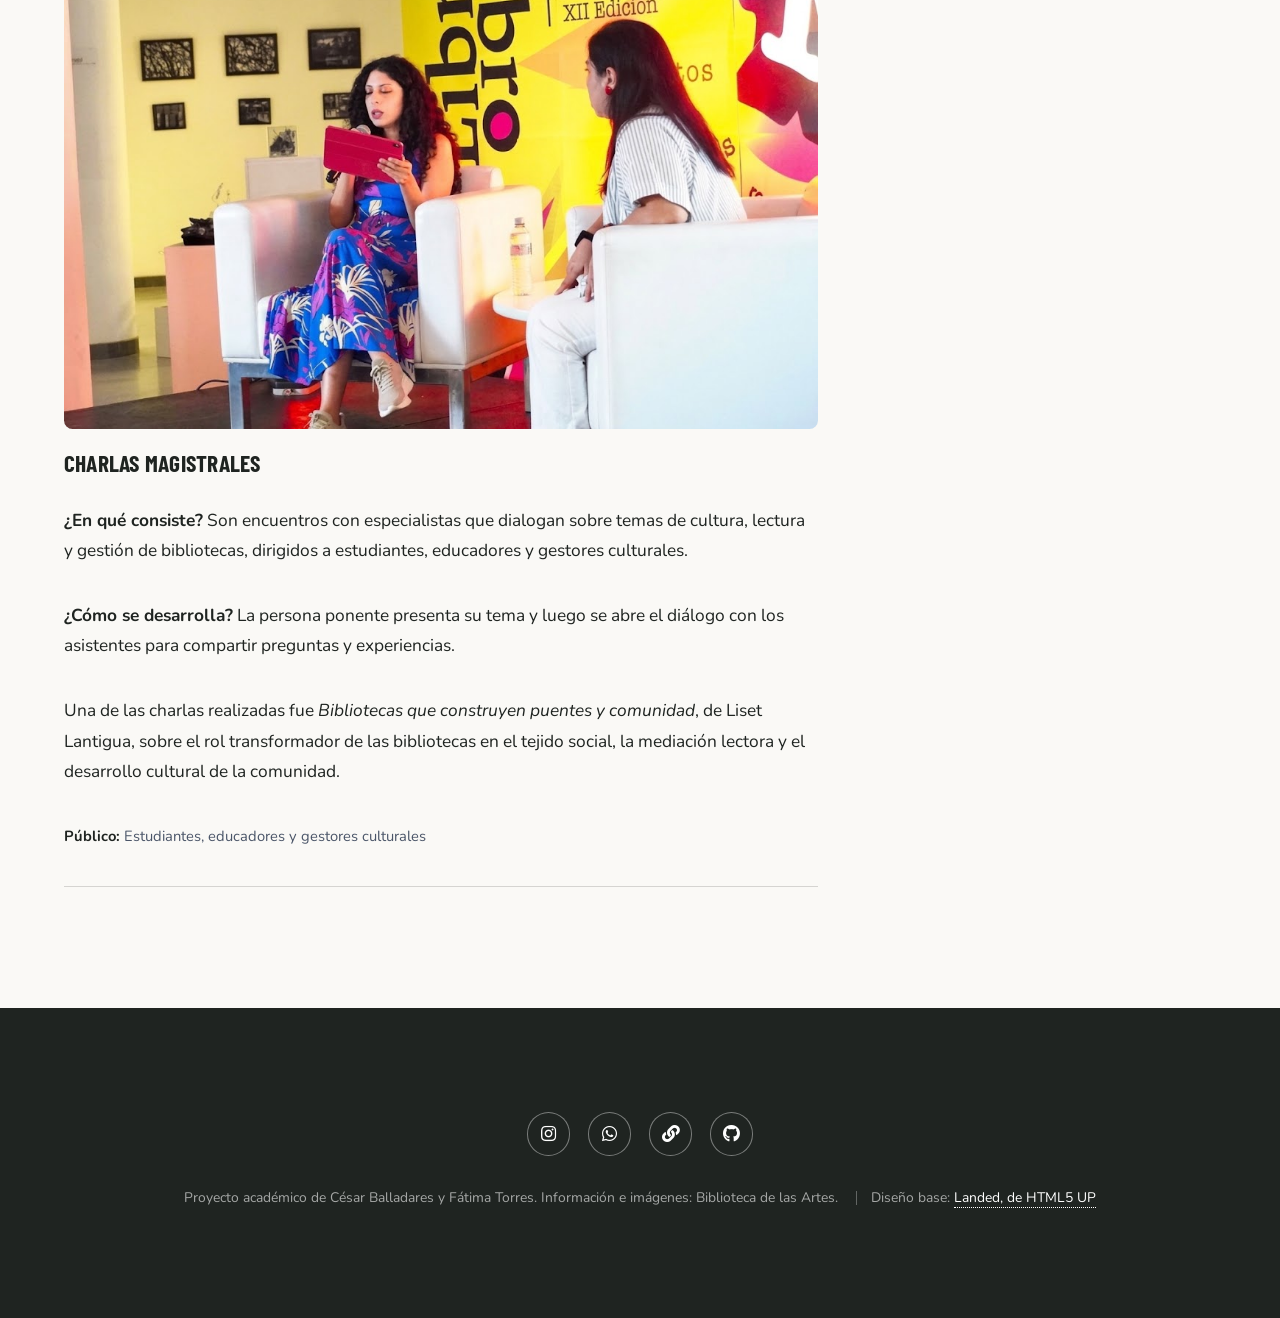
<file: right-sidebar.html>
<!DOCTYPE HTML>
<!--
	Landed by HTML5 UP
	html5up.net | @ajlkn
	Free for personal and commercial use under the CCA 3.0 license (html5up.net/license)
-->
<html lang="es">
<head>
<title>Cine, lectura y charlas | Biblioteca de las Artes</title>
<meta charset="utf-8" />
<meta name="viewport" content="width=device-width, initial-scale=1" />
<meta name="description" content="Qué son y cómo se desarrollan el CineClub Guayacine, Cine Kids, el Baúl Literario, el club de lectura Exploradores de Cuentos y las charlas de la Biblioteca de las Artes." />
<link rel="icon" href="images/logo-biblioteca.png" type="image/png" />
<link rel="stylesheet" href="assets/css/main.css" />
<noscript><link rel="stylesheet" href="assets/css/noscript.css" /></noscript>
</head>
<body class="is-preload">
<a class="skip-link" href="#contenido">Saltar al contenido</a>
<div id="page-wrapper">

<!-- Encabezado y navegación -->
<header id="header">
<div id="logo"><a href="index.html">Biblioteca de las Artes</a></div>
<nav id="nav" aria-label="Navegación principal">
<ul>
<li><a href="index.html">Inicio</a></li>
<li>
<a href="left-sidebar.html">Actividades</a>
<ul>
<li><a href="left-sidebar.html#creatividad">Talleres creativos</a></li>
<li><a href="left-sidebar.html#musica">Música y teatro</a></li>
<li><a href="right-sidebar.html#cine">CineClub y Cine Kids</a></li>
<li><a href="right-sidebar.html#lectura">Lectura y charlas</a></li>
</ul>
</li>
<li><a href="no-sidebar.html">Nosotros</a></li>
<li><a href="index.html#encuesta" class="button primary">Participa</a></li>
</ul>
</nav>
</header>

<main id="contenido" class="wrapper style1">
<div class="container">
<header class="major">
<h1>Cine, lectura y charlas</h1>
<p>Historias en pantalla, en libros y en voz alta para todas las edades.</p>
</header>
<div class="row gtr-150">
<div class="col-8 col-12-medium">

<section id="cine" aria-labelledby="h-cine">
<h2 id="h-cine">CineClub Guayacine y Cine Kids</h2>
<p>La biblioteca usa el cine como puerta de entrada a la conversación: se proyecta una película y, después, el público comparte lo que vio, sintió y pensó.</p>

<article class="actividad" id="goodfellas">
<img src="images/cineclub-goodfellas.jpg" alt="Afiche de la proyección de Buenos Muchachos del CineClub Guayacine" width="800" height="600" loading="lazy" />
<h3>CineClub Guayacine</h3>
<p><strong>¿En qué consiste?</strong> Es un espacio de cine para público joven y adulto en el que se proyectan películas representativas del cine, con atención a su valor artístico y cultural.</p>
<p><strong>¿Cómo se desarrolla?</strong> Primero se proyecta la película completa. Al terminar se realiza un cineforo, es decir, una conversación abierta guiada para analizar la narrativa visual, la dirección de arte y el impacto del filme.</p>
<p>Una de las funciones realizadas fue <em>Buenos Muchachos</em> (<em>Goodfellas</em>), clásico del cine moderno dirigido por Martin Scorsese, seguida de su cineforo.</p>
<p class="datos"><strong>Lugar:</strong> Sala de Cine / Auditorio</p>
</article>

<article class="actividad" id="ernest">
<img src="images/cinekids-ernest-celestine.jpg" alt="Afiche de Cine Kids con la proyección de Ernest y Célestine" width="800" height="600" loading="lazy" />
<h3>Cine Kids</h3>
<p><strong>¿En qué consiste?</strong> Es cine pensado para niñas y niños, con películas animadas que permiten hablar en familia de valores como la amistad, la empatía y la tolerancia.</p>
<p><strong>¿Cómo se desarrolla?</strong> Se proyecta la película en un ambiente cómodo para los más pequeños y, a partir de la historia, se invita a reflexionar en familia sobre lo que ocurre con los personajes.</p>
<p>Entre las películas proyectadas estuvo <em>Ernest &amp; Célestine</em>, historia animada de la amistad entre un oso y una pequeña ratona.</p>
<p class="datos"><strong>Lugar:</strong> Sala Ría</p>
</article>
</section>

<section id="lectura" aria-labelledby="h-lectura">
<h2 id="h-lectura">Lectura, narración y charlas</h2>
<p>Estas actividades acercan los libros y las ideas a niños, jóvenes y adultos mediante la narración, la lectura compartida y el diálogo.</p>

<article class="actividad" id="baul">
<img src="images/baul-gato-con-botas.jpg" alt="Niños participando en la narración oral del Baúl Literario y Artístico" width="800" height="600" loading="lazy" />
<h3>Baúl Literario y Artístico</h3>
<p><strong>¿En qué consiste?</strong> Es una jornada que une literatura y arte: un cuento se cuenta en voz alta y luego se vive con las manos.</p>
<p><strong>¿Cómo se desarrolla?</strong> Se realiza una narración oral escenificada del cuento elegido y, a continuación, las niñas y los niños participan en una actividad plástica interactiva inspirada en la historia.</p>
<p>Una de las jornadas realizadas se basó en el clásico cuento «El Gato con Botas».</p>
<p class="datos"><strong>Lugar:</strong> Sala Ría</p>
</article>

<article class="actividad" id="exploradores">
<img src="images/exploradores-cuentos.jpg" alt="Niños leyendo juntos el libro álbum De vuelta a casa en el club de lectura" width="800" height="600" loading="lazy" />
<h3>Exploradores de Cuentos</h3>
<p><strong>¿En qué consiste?</strong> Es un club de lectura para lectores infantiles, centrado en libros álbum, donde leer es una experiencia compartida.</p>
<p><strong>¿Cómo se desarrolla?</strong> Se lee el libro en grupo y después se conversa sobre la historia, los personajes y los temas que plantea, como la amistad, la ayuda mutua y la creatividad.</p>
<p>Entre las lecturas del club estuvo <em>De vuelta a casa</em>, de Oliver Jeffers, sobre la aventura espacial de un niño y un marciano.</p>
<p class="datos"><strong>Público:</strong> Lectores infantiles</p>
</article>

<article class="actividad" id="charla">
<img src="images/charla-bibliotecas-puentes.jpg" alt="Liset Lantigua ofreciendo la charla sobre bibliotecas y comunidad" width="800" height="600" loading="lazy" />
<h3>Charlas magistrales</h3>
<p><strong>¿En qué consiste?</strong> Son encuentros con especialistas que dialogan sobre temas de cultura, lectura y gestión de bibliotecas, dirigidos a estudiantes, educadores y gestores culturales.</p>
<p><strong>¿Cómo se desarrolla?</strong> La persona ponente presenta su tema y luego se abre el diálogo con los asistentes para compartir preguntas y experiencias.</p>
<p>Una de las charlas realizadas fue <em>Bibliotecas que construyen puentes y comunidad</em>, de Liset Lantigua, sobre el rol transformador de las bibliotecas en el tejido social, la mediación lectora y el desarrollo cultural de la comunidad.</p>
<p class="datos"><strong>Público:</strong> Estudiantes, educadores y gestores culturales</p>
</article>
</section>

</div>
<div class="col-4 col-12-medium">

<aside id="sidebar" aria-label="Información complementaria">
<nav aria-label="Actividades de esta página">
<h2>En esta página</h2>
<p><strong>Cine</strong></p>
<ul>
<li><a href="#goodfellas">CineClub Guayacine</a></li>
<li><a href="#ernest">Cine Kids</a></li>
</ul>
<p><strong>Lectura y charlas</strong></p>
<ul>
<li><a href="#baul">Baúl Literario y Artístico</a></li>
<li><a href="#exploradores">Exploradores de Cuentos</a></li>
<li><a href="#charla">Charlas magistrales</a></li>
</ul>
</nav>
<hr />
<section>
<h2>Sobre esta página</h2>
<p>Aquí se explica qué se hace en cada actividad y cómo se desarrolla. Para conocer la programación vigente, consulta las redes oficiales de la biblioteca.</p>
<ul class="actions">
<li><a href="https://www.instagram.com/bibliouartes" class="button primary" target="_blank" rel="noopener">Instagram</a></li>
<li><a href="https://whatsapp.com/channel/0029VarUfghHltYImKMChr0y" class="button" target="_blank" rel="noopener">WhatsApp</a></li>
</ul>
</section>
</aside>

</div>
</div>
</div>
</main>

<!-- Pie de página -->
<footer id="footer">
<ul class="icons">
<li><a href="https://www.instagram.com/bibliouartes" class="icon brands alt fa-instagram" target="_blank" rel="noopener" aria-label="Instagram de la Biblioteca de las Artes"><span class="label">Instagram</span></a></li>
<li><a href="https://whatsapp.com/channel/0029VarUfghHltYImKMChr0y" class="icon brands alt fa-whatsapp" target="_blank" rel="noopener" aria-label="Canal de WhatsApp de la Biblioteca de las Artes"><span class="label">WhatsApp</span></a></li>
<li><a href="https://linktr.ee/Biblio.UArtes" class="icon solid alt fa-link" target="_blank" rel="noopener" aria-label="Linktree de la Biblioteca de las Artes"><span class="label">Linktree</span></a></li>
<li><a href="https://github.com/cballa-05" class="icon brands alt fa-github" target="_blank" rel="noopener" aria-label="GitHub del proyecto"><span class="label">GitHub</span></a></li>
</ul>
<ul class="copyright">
<li>Proyecto académico de César Balladares y Fátima Torres. Información e imágenes: Biblioteca de las Artes.</li>
<li>Diseño base: <a href="http://html5up.net">Landed, de HTML5 UP</a></li>
</ul>
</footer>

</div>

<!-- Scripts -->
<script src="assets/js/jquery.min.js"></script>
<script src="assets/js/jquery.dropotron.min.js"></script>
<script src="assets/js/jquery.scrolly.min.js"></script>
<script src="assets/js/jquery.scrollex.min.js"></script>
<script src="assets/js/browser.min.js"></script>
<script src="assets/js/breakpoints.min.js"></script>
<script src="assets/js/util.js"></script>
<script src="assets/js/main.js"></script>

</body>
</html>
</file>
<file: assets/css/noscript.css>
/*
	Landed by HTML5 UP
	html5up.net | @ajlkn
	Free for personal and commercial use under the CCA 3.0 license (html5up.net/license)
*/

/* Loader */

	body.landing.is-preload:before {
		display: none;
	}

	body.landing.is-preload:after {
		display: none;
	}
</file>
<file: assets/css/main.css>
@import url("fontawesome-all.min.css");
@import url("https://fonts.googleapis.com/css2?family=Barlow+Condensed:wght@600;700&family=Nunito:wght@400;600;700&display=swap");

/* Paleta tomada del logo de la Biblioteca de las Artes */
:root {
	--amarillo: #F7BF01;
	--coral: #ED4A52;
	--coral-oscuro: #C93440;
	--coral-hover: #A82A34;
	--tinta: #1F2421;
	--papel: #FAF9F6;
}

/*
	Landed by HTML5 UP
	html5up.net | @ajlkn
	Free for personal and commercial use under the CCA 3.0 license (html5up.net/license)
*/

html, body, div, span, applet, object,
iframe, h1, h2, h3, h4, h5, h6, p, blockquote,
pre, a, abbr, acronym, address, big, cite,
code, del, dfn, em, img, ins, kbd, q, s, samp,
small, strike, strong, sub, sup, tt, var, b,
u, i, center, dl, dt, dd, ol, ul, li, fieldset,
form, label, legend, table, caption, tbody,
tfoot, thead, tr, th, td, article, aside,
canvas, details, embed, figure, figcaption,
footer, header, hgroup, menu, nav, output, ruby,
section, summary, time, mark, audio, video {
	margin: 0;
	padding: 0;
	border: 0;
	font-size: 100%;
	font: inherit;
	vertical-align: baseline;}

article, aside, details, figcaption, figure,
footer, header, hgroup, menu, nav, section {
	display: block;}

body {
	line-height: 1;
}

ol, ul {
	list-style: none;
}

blockquote, q {
	quotes: none;
}

	blockquote:before, blockquote:after, q:before, q:after {
		content: '';
		content: none;
	}

table {
	border-collapse: collapse;
	border-spacing: 0;
}

body {
	-webkit-text-size-adjust: none;
}

mark {
	background-color: transparent;
	color: inherit;
}

input::-moz-focus-inner {
	border: 0;
	padding: 0;
}

input, select, textarea {
	-moz-appearance: none;
	-webkit-appearance: none;
	-ms-appearance: none;
	appearance: none;
}

/* Basic */

	html {
		box-sizing: border-box;
	}

	*, *:before, *:after {
		box-sizing: inherit;
	}

	html, body {
		background: #FAF9F6;
	}

	body.is-preload *, body.is-preload *:before, body.is-preload *:after {
		-moz-animation: none !important;
		-webkit-animation: none !important;
		-ms-animation: none !important;
		animation: none !important;
		-moz-transition: none !important;
		-webkit-transition: none !important;
		-ms-transition: none !important;
		transition: none !important;
	}

	body, input, select, textarea {
		color: #1F2421;
		font-family: "Nunito", "Open Sans", Helvetica, Arial, sans-serif;
		font-size: 13pt;
		font-weight: 400;
		line-height: 1.75em;
	}

	a {
		-moz-transition: border-color 0.2s ease-in-out, color 0.2s ease-in-out;
		-webkit-transition: border-color 0.2s ease-in-out, color 0.2s ease-in-out;
		-ms-transition: border-color 0.2s ease-in-out, color 0.2s ease-in-out;
		transition: border-color 0.2s ease-in-out, color 0.2s ease-in-out;
		border-bottom: dotted 1px;
		color: var(--coral-oscuro);
		text-decoration: none;
	}

		a:hover {
			color: #1F2421 !important;
			border-bottom-color: transparent;
		}

	strong, b {
		color: #1F2421;
		font-weight: 400;
	}

	em, i {
		font-style: italic;
	}

	p {
		margin: 0 0 2em 0;
	}

	h1, h2, h3, h4, h5, h6 {
		color: #1F2421;
		font-weight: 700;
		line-height: 1.1em;
		margin: 0 0 1em 0;
	}

		h1 a, h2 a, h3 a, h4 a, h5 a, h6 a {
			color: inherit;
			border: 0;
		}

	h2 {
		font-size: 2em;
		line-height: 1.5em;
		letter-spacing: -0.025em;
	}

	h3 {
		font-size: 1.35em;
		line-height: 1.5em;
	}

	h4 {
		font-size: 1.1em;
		line-height: 1.5em;
	}

	h5 {
		font-size: 0.9em;
		line-height: 1.5em;
	}

	h6 {
		font-size: 0.7em;
		line-height: 1.5em;
	}

	sub {
		font-size: 0.8em;
		position: relative;
		top: 0.5em;
	}

	sup {
		font-size: 0.8em;
		position: relative;
		top: -0.5em;
	}

	hr {
		border: 0;
		border-bottom: solid 1px rgba(0, 0, 0, 0.15);
		margin: 3em 0;
	}

		hr.major {
			margin: 4em 0;
		}

	blockquote {
		border-left: solid 4px var(--coral-oscuro);
		font-style: italic;
		margin: 0 0 2em 0;
		padding: 0.5em 0 0.5em 2em;
	}

	code {
		background: rgba(0, 0, 0, 0.05);
		border-radius: 4px;
		font-family: "Courier New", monospace;
		font-size: 0.9em;
		margin: 0 0.25em;
		padding: 0.25em 0.65em;
	}

	pre {
		-webkit-overflow-scrolling: touch;
		font-family: "Courier New", monospace;
		font-size: 0.9em;
		margin: 0 0 2em 0;
	}

		pre code {
			display: block;
			line-height: 1.75em;
			padding: 1em 1.5em;
			overflow-x: auto;
		}

	.align-left {
		text-align: left;
	}

	.align-center {
		text-align: center;
	}

	.align-right {
		text-align: right;
	}

/* Container */

	.container {
		margin: 0 auto;
		max-width: calc(100% - 4em);
		width: 70em;
	}

		.container.xsmall {
			width: 17.5em;
		}

		.container.small {
			width: 35em;
		}

		.container.medium {
			width: 52.5em;
		}

		.container.large {
			width: 87.5em;
		}

		.container.xlarge {
			width: 105em;
		}

		.container.max {
			width: 100%;
		}

		@media screen and (max-width: 1280px) {

			.container {
				width: 90%;
				max-width: 100%;
			}

		}

		@media screen and (max-width: 980px) {

			.container {
				width: 100% !important;
			}

		}

/* Row */

	.row {
		display: flex;
		flex-wrap: wrap;
		box-sizing: border-box;
		align-items: stretch;
		margin-top: 0;
		margin-left: -2.5em;
	}

		.row > * {
			box-sizing: border-box;
			padding: 0 0 0 2.5em;
		}

		.row.gtr-uniform {
			margin-top: -2.5em;
		}

			.row.gtr-uniform > * {
				padding-top: 2.5em;
			}

			.row.gtr-uniform > * > :last-child {
				margin-bottom: 0;
			}

		.row > .col-1 { width: 8.33333%; }
		.row > .col-2 { width: 16.66667%; }
		.row > .col-3 { width: 25%; }
		.row > .col-4 { width: 33.33333%; }
		.row > .col-5 { width: 41.66667%; }
		.row > .col-6 { width: 50%; }
		.row > .col-7 { width: 58.33333%; }
		.row > .col-8 { width: 66.66667%; }
		.row > .col-9 { width: 75%; }
		.row > .col-10 { width: 83.33333%; }
		.row > .col-11 { width: 91.66667%; }
		.row > .col-12 { width: 100%; }

		@media screen and (max-width: 980px) {
			.row > .col-12-medium { width: 100%; }
			.row > .col-6-medium { width: 50%; }
			.row > .col-4-medium { width: 33.33333%; }
		}

		@media screen and (max-width: 480px) {
			.row > .col-12-xsmall { width: 100%; }
			.row > .col-6-xsmall { width: 50%; }
		}

/* Section/Article */

	section.special, article.special {
		text-align: center;
	}

	header p {
		color: #1F2421;
		position: relative;
		margin: 0 0 1.5em 0;
	}

	header h2 + p {
		font-size: 1.25em;
		margin-top: -1em;
		line-height: 1.75em;
	}

	header.major {
		margin: 0 0 4em 0;
		position: relative;
		text-align: center;
	}

		header.major:after {
			background: var(--amarillo);
			content: '';
			display: inline-block;
			height: 0.25em;
			max-width: 20em;
			width: 75%;
		}

/* Form */

	form {
		margin: 0 0 2em 0;
	}

		form.cta {
			max-width: 35em;
			margin-left: auto;
			margin-right: auto;
		}

	label {
		color: #1F2421;
		display: block;
		font-size: 0.9em;
		font-weight: 300;
		margin: 0 0 1em 0;
	}

	input[type="text"],
	input[type="password"],
	input[type="email"],
	select,
	textarea {
		-moz-appearance: none;
		-webkit-appearance: none;
		-ms-appearance: none;
		appearance: none;
		transition: border-color 0.2s ease-in-out;
		background: #ffffff;
		border-radius: 4px;
		border: solid 1px rgba(0, 0, 0, 0.2);
		color: #1F2421 !important;
		display: block;
		outline: 0;
		padding: 0 1em;
		text-decoration: none;
		width: 100%;
	}

		input[type="text"]:focus,
		input[type="password"]:focus,
		input[type="email"]:focus,
		select:focus,
		textarea:focus {
			border-color: var(--coral-oscuro);
		}

	select {
		background-image: url("data:image/svg+xml;charset=utf8,%3Csvg xmlns='http://www.w3.org/2000/svg' width='40' height='40' preserveAspectRatio='none' viewBox='0 0 40 40'%3E%3Cpath d='M9.4,12.3l10.4,10.4l10.4-10.4c0.2-0.2,0.5-0.4,0.9-0.4c0.3,0,0.6,0.1,0.9,0.4l3.3,3.3c0.2,0.2,0.4,0.5,0.4,0.9 c0,0.4-0.1,0.6-0.4,0.9L20.7,31.9c-0.2,0.2-0.5,0.4-0.9,0.4c-0.3,0-0.6-0.1-0.9-0.4L4.3,17.3c-0.2-0.2-0.4-0.5-0.4-0.9 c0-0.4,0.1-0.6,0.4-0.9l3.3-3.3c0.2-0.2,0.5-0.4,0.9-0.4S9.1,12.1,9.4,12.3z' fill='rgba(0, 0, 0, 0.5)' /%3E%3C/svg%3E");
		background-size: 1.25rem;
		background-repeat: no-repeat;
		background-position: calc(100% - 1rem) center;
		height: 3em;
		padding-right: 3em;
	}

		select option {
			color: #1F2421;
			background: #ffffff;
		}

	input[type="text"],
	input[type="password"],
	input[type="email"],
	select {
		height: 3em;
	}

	textarea {
		padding: 0.75em 1em;
	}

	::-webkit-input-placeholder { color: #888888 !important; opacity: 1.0; }
	:-moz-placeholder { color: #888888 !important; opacity: 1.0; }
	::-moz-placeholder { color: #888888 !important; opacity: 1.0; }
	:-ms-input-placeholder { color: #888888 !important; opacity: 1.0; }

/* Button */

	input[type="submit"],
	input[type="reset"],
	input[type="button"],
	.button {
		appearance: none;
		transition: background-color 0.2s ease-in-out, color 0.2s ease-in-out, box-shadow 0.2s ease-in-out;
		background-color: transparent;
		border-radius: 4px;
		border: 0;
		box-shadow: inset 0 0 0 1px #1F2421;
		color: #1F2421 !important;
		cursor: pointer;
		display: inline-block;
		font-weight: 300;
		height: 3em;
		line-height: 3em;
		padding: 0 2.25em;
		text-align: center;
		text-decoration: none;
		white-space: nowrap;
	}

		.button:hover {
			box-shadow: inset 0 0 0 1px var(--coral-oscuro) !important;
			color: var(--coral-oscuro) !important;
		}

		input[type="submit"].primary,
		input[type="reset"].primary,
		input[type="button"].primary,
		.button.primary {
			background-color: var(--coral-oscuro) !important;
			box-shadow: none !important;
			color: #ffffff !important;
		}

			input[type="submit"].primary:hover,
			input[type="reset"].primary:hover,
			input[type="button"].primary:hover,
			.button.primary:hover {
				background-color: var(--coral-hover) !important;
				color: #ffffff !important;
			}

/* Header Nav */

	#page-wrapper {
		padding-top: 3.5em;
	}

	#header {
		background: rgba(31, 36, 33, 0.95);
		box-shadow: 0 0 0.25em 0 rgba(0, 0, 0, 0.25);
		height: 3.5em;
		left: 0;
		line-height: 3.5em;
		position: fixed;
		top: 0;
		width: 100%;
		z-index: 100;
	}

		#header #logo {
			height: inherit;
			left: 1.25em;
			line-height: inherit;
			margin: 0;
			position: absolute;
			top: 0;
			color: #ffffff;
		}

		#header nav {
			position: absolute;
			right: 1em;
			top: 0;
		}

			#header nav > ul > li {
				display: inline-block;
				margin-left: 1em;
			}

				#header nav > ul > li > a, #header nav > ul > li > span {
					border: 0;
					color: #ffffff;
					display: inline-block;
					height: inherit;
					line-height: inherit;
				}

					#header nav > ul > li > a.button {
						height: 2em;
						line-height: 2em;
						padding: 0 1.25em;
						color: #ffffff !important;
					}

	body.landing #header {
		background: transparent;
		box-shadow: none;
		position: absolute;
	}

/* Banner */

	#banner {
		background-attachment: fixed;
		background-color: #1F2421;
		background-image: url("../../images/banner.jpg");
		background-position: center center;
		background-size: cover;
		height: 100vh;
		min-height: 35em;
		position: relative;
		text-align: center;
		z-index: 21;
	}

		#banner:after {
			background-color: rgba(23, 24, 32, 0.85);
			content: '';
			display: block;
			height: 100%;
			left: 0;
			position: absolute;
			top: 0;
			width: 100%;
		}

		#banner .content {
			display: inline-block;
			max-width: 95%;
			padding: 6em;
			position: relative;
			text-align: right;
			vertical-align: middle;
			z-index: 1;
			color: #ffffff;
		}

			#banner .content header h2 {
				color: #ffffff !important;
				font-size: 2.5em;
				margin: 0;
			}

			#banner .content header p {
				color: rgba(255, 255, 255, 0.9) !important;
				margin: 0.5em 0 0 0;
			}

			#banner .content .image {
				border-radius: 100%;
				display: inline-block;
				height: 18em;
				margin-left: 3em;
				vertical-align: middle;
				width: 18em;
			}

				#banner .content .image img {
					border-radius: 100%;
					display: block;
					width: 100%;
				}

/* Spotlight (Secciones Oscuras) */

	.spotlight {
		background-attachment: fixed;
		background-position: center center;
		background-size: cover;
		height: 100vh;
		position: relative;
	}

		.spotlight .content {
			background: rgba(23, 24, 32, 0.95);
			position: absolute;
			color: #ffffff !important;
		}

		.spotlight .content h2,
		.spotlight .content h3,
		.spotlight .content p,
		.spotlight .content strong {
			color: #ffffff !important;
		}

		.spotlight .content header p {
			color: rgba(255, 255, 255, 0.85) !important;
		}

		.spotlight .content .button {
			box-shadow: inset 0 0 0 1px #ffffff !important;
			color: #ffffff !important;
		}

			.spotlight .content .button:hover {
				box-shadow: inset 0 0 0 1px var(--amarillo) !important;
				color: var(--amarillo) !important;
			}

		.spotlight.top .content, .spotlight.bottom .content {
			left: 0;
			padding: 5.1em 0 3.1em 0;
			width: 100%;
		}

		.spotlight.bottom .content { border-top: 0.35em solid var(--coral-oscuro); bottom: 0; }
		.spotlight.right .content {
			border-left: 0.35em solid var(--amarillo);
			height: 101%;
			padding: 6em 3em;
			right: 0;
			top: 0;
			width: 28em;
		}

	@media screen and (max-width: 980px) {
		.spotlight { height: auto; }
		.spotlight .content { position: relative; width: 100% !important; padding: 4.5em 2.5em !important; text-align: center; }
	}

/* Wrapper (Sección de Encuesta y Páginas Claras) */

	.wrapper {
		padding: 6em 0 4em 0;
		background-color: #FAF9F6;
	}

	.wrapper header h2 {
		color: #1F2421 !important;
	}

	.wrapper header p {
		color: #4A5568 !important;
	}

/* Footer */

	#footer {
		background: #1F2421;
		padding: 6em 0;
		text-align: center;
		color: #ffffff;
	}

		#footer .copyright {
			color: rgba(255, 255, 255, 0.6);
			font-size: 0.8em;
			margin-top: 2em;
		}

			#footer .copyright li a {
				color: #ffffff;
			}

/* ==========================================================
   CORRECCIONES: estilos que faltaban respecto a la plantilla
   ========================================================== */

/* Landing: el banner debe empezar arriba del todo (sin franja clara bajo el menú) */
	body.landing #page-wrapper {
		padding-top: 0;
	}

/* Enlaces sobre fondos oscuros: que no se vuelvan oscuros al pasar el mouse */
	#header a:hover,
	#footer a:hover,
	.dropotron a:hover,
	#navPanel a:hover {
		color: var(--amarillo) !important;
	}

	a:focus-visible,
	.button:focus-visible,
	input:focus-visible,
	select:focus-visible,
	textarea:focus-visible {
		outline: 2px solid var(--amarillo);
		outline-offset: 2px;
	}

/* Banner: centrar el contenido verticalmente */
	#banner:before {
		content: '';
		display: inline-block;
		height: 100%;
		margin-right: -0.25em;
		vertical-align: middle;
		width: 0;
	}

/* Flecha "Siguiente" (el texto queda oculto, solo se ve la flecha) */
	.goto-next {
		border: 0;
		bottom: 0;
		display: block;
		height: 5em;
		left: 50%;
		margin-left: -5em;
		overflow: hidden;
		position: absolute;
		text-indent: 10em;
		white-space: nowrap;
		width: 10em;
		z-index: 2;
	}

		.goto-next:before {
			border-bottom: solid 2px #ffffff;
			border-right: solid 2px #ffffff;
			content: '';
			height: 1em;
			left: 50%;
			margin-left: -0.5em;
			position: absolute;
			top: 1.5em;
			transform: rotate(45deg);
			width: 1em;
		}

/* Botones en lista (Ver Agenda, Enviar Encuesta) */
	ul.actions {
		cursor: default;
		display: flex;
		list-style: none;
		margin-left: -1em;
		padding-left: 0;
	}

		ul.actions li {
			padding: 0 0 0 1em;
			vertical-align: middle;
		}

		ul.actions.special {
			justify-content: center;
			margin-left: 0;
			width: 100%;
		}

			ul.actions.special li:first-child {
				padding-left: 0;
			}

/* Íconos de redes sociales (Font Awesome) */
	.icon {
		border-bottom: 0;
		position: relative;
	}

		.icon:before {
			-webkit-font-smoothing: antialiased;
			display: inline-block;
			font-family: 'Font Awesome 5 Free';
			font-style: normal;
			font-variant: normal;
			font-weight: 400;
			line-height: 1;
			text-rendering: auto;
			text-transform: none !important;
		}

		.icon.solid:before {
			font-weight: 900;
		}

		.icon.brands:before {
			font-family: 'Font Awesome 5 Brands';
		}

		.icon > .label {
			display: none;
		}

	ul.icons {
		cursor: default;
		list-style: none;
		padding-left: 0;
	}

		ul.icons li {
			display: inline-block;
			padding: 0 0.4em;
		}

		#footer .icons a.icon {
			color: #ffffff;
			border: 0;
		}

		#footer .icons a.icon.alt:before {
			border-radius: 100%;
			box-shadow: inset 0 0 0 1px rgba(255, 255, 255, 0.4);
			display: inline-block;
			height: 2.5em;
			line-height: 2.5em;
			text-align: center;
			width: 2.5em;
		}

		#footer .icons a.icon.alt:hover:before {
			box-shadow: inset 0 0 0 1px var(--amarillo);
		}

/* Pie de página: créditos en línea */
	ul.copyright li {
		border-left: solid 1px rgba(255, 255, 255, 0.3);
		display: inline-block;
		line-height: 1;
		margin-left: 1em;
		padding-left: 1em;
	}

		ul.copyright li:first-child {
			border-left: 0;
			margin-left: 0;
			padding-left: 0;
		}

/* Submenú desplegable (Dropotron) */
	.dropotron {
		background: rgba(31, 36, 33, 0.97);
		border-radius: 4px;
		box-shadow: 0 0.25em 0.75em rgba(0, 0, 0, 0.3);
		line-height: 1;
		list-style: none;
		min-width: 14em;
		padding: 0.75em 0;
		text-align: left;
	}

		.dropotron li {
			padding: 0;
		}

		.dropotron li a {
			border: 0;
			color: #ffffff;
			display: block;
			padding: 0.75em 1.5em;
		}

/* Barra superior y panel de navegación para pantallas pequeñas */
	#titleBar,
	#navPanel {
		display: none;
	}

	@media screen and (max-width: 980px) {

		#header {
			display: none;
		}

		#page-wrapper,
		body.landing #page-wrapper {
			padding-top: 0;
			transition: transform 0.5s ease;
		}

		#titleBar {
			background: rgba(31, 36, 33, 0.95);
			display: block;
			height: 44px;
			left: 0;
			position: fixed;
			top: 0;
			transition: transform 0.5s ease;
			width: 100%;
			z-index: 10001;
		}

			#titleBar .toggle {
				border: 0;
				color: #ffffff;
				height: 44px;
				left: 0;
				position: absolute;
				top: 0;
				width: 4em;
			}

				#titleBar .toggle:before {
					-webkit-font-smoothing: antialiased;
					content: '\f0c9';
					font-family: 'Font Awesome 5 Free';
					font-weight: 900;
					height: 44px;
					left: 0;
					line-height: 44px;
					position: absolute;
					text-align: center;
					top: 0;
					width: 4em;
				}

			#titleBar .title {
				color: #ffffff;
				display: block;
				font-weight: 300;
				height: 44px;
				line-height: 44px;
				text-align: center;
			}

			#titleBar .title a {
				border: 0;
				color: inherit;
			}

		#navPanel {
			background: #1F2421;
			display: block;
			height: 100%;
			left: 0;
			overflow-y: auto;
			position: fixed;
			top: 0;
			transform: translateX(-275px);
			transition: transform 0.5s ease;
			width: 275px;
			z-index: 10003;
		}

			#navPanel .link {
				border: 0;
				border-top: solid 1px rgba(255, 255, 255, 0.1);
				color: #ffffff;
				display: block;
				line-height: 1.4;
				min-height: 44px;
				padding: 0.7em 1em;
			}

				#navPanel .link:first-child {
					border-top: 0;
				}

				#navPanel .link .indent-1 {
					display: inline-block;
					width: 1em;
				}

		body.navPanel-visible #navPanel {
			box-shadow: 0 0 1.5em rgba(0, 0, 0, 0.5);
			transform: translateX(0);
		}

		body.navPanel-visible:after {
			background: rgba(0, 0, 0, 0.5);
			bottom: 0;
			content: '';
			left: 0;
			position: fixed;
			right: 0;
			top: 0;
			z-index: 10002;
		}

		/* Banner en pantallas pequeñas */
		#banner {
			height: auto;
			min-height: 0;
			padding: 7em 0 6em 0;
		}

			#banner:before {
				display: none;
			}

			#banner .content {
				padding: 2em 1.5em;
				text-align: center;
			}

				#banner .content .image {
					display: block;
					height: 12em;
					margin: 2em auto 0 auto;
					width: 12em;
				}

		.spotlight .content .row > * {
			padding-bottom: 0;
		}
	}


/* ==========================================================
   TIPOGRAFÍA: títulos con Barlow Condensed, texto con Nunito
   ========================================================== */

	h1, h2, h3, h4, h5, h6,
	#logo, #titleBar .title {
		font-family: "Barlow Condensed", "Montserrat", Helvetica, Arial, sans-serif;
		font-weight: 700;
		letter-spacing: 0.01em;
	}

	h2 {
		letter-spacing: -0.01em;
	}

/* ==========================================================
   PRIMERA SECCIÓN: texto a la izquierda, imagen circular a la derecha
   ========================================================== */

	#banner .content header {
		display: inline-block;
		max-width: 28em;
		text-align: right;
		vertical-align: middle;
	}

		#banner .content header h2 {
			font-size: 2.25em;
		}

		#banner .content header p {
			font-size: 1em;
		}

	/* Logo: queda completo dentro del círculo, con margen alrededor */
	#banner .content .image {
		background-color: var(--amarillo);
		overflow: hidden;
	}

		#banner .content .image img {
			height: 100%;
			object-fit: cover;
			transform: scale(1.2);
		}

	@media screen and (max-width: 1280px) {

		#banner .content {
			padding: 3em;
		}

	}

	@media screen and (max-width: 980px) {

		#banner .content header {
			display: block;
			max-width: none;
			text-align: center;
		}

	}

/* ENCUESTA */

	#encuesta {
		background-color: #FAF9F6;
		clear: both;
		position: relative;
		z-index: 30;
	}

	.spotlight.right .content {
		height: 100%;
	}


/* ENCUADRE GENERAL Y ADAPTACIÓN A CELULARES */

	/* Nunca debe aparecer scroll horizontal */
	body {
		overflow-x: hidden;
	}

	#page-wrapper {
		overflow-x: clip;
	}

	img {
		max-width: 100%;
	}

	@media screen and (max-width: 980px) {

		/* "fixed" se ve mal en celulares (imágenes ampliadas o saltando) */
		#banner,
		.spotlight {
			background-attachment: scroll;
		}

		/* Las fotos de las secciones se muestran arriba del texto */
		.spotlight {
			background-image: none !important;
		}

			.spotlight .image.main {
				display: block !important;
				position: relative;
			}

				.spotlight .image.main img {
					display: block;
					height: 15em;
					object-fit: cover;
					width: 100%;
				}

			.spotlight .content,
			.spotlight.right .content {
				height: auto;
			}

			.spotlight.right .content {
				border-left: 0;
				border-top: 0.35em solid var(--amarillo);
			}

			.spotlight.bottom .content {
				bottom: auto;
			}

		/* Márgenes laterales en la encuesta */
		.wrapper .container {
			padding-left: 1.5em;
			padding-right: 1.5em;
		}
	}

	@media screen and (max-width: 736px) {

		body, input, select, textarea {
			font-size: 13pt;
		}

		#banner {
			padding: 6em 0 5em 0;
		}

			#banner .content {
				padding: 1em 1.25em;
			}

				#banner .content header h2 {
					font-size: 1.9em;
				}

				#banner .content .image {
					height: 10em;
					width: 10em;
				}

		.spotlight .content {
			padding: 3.5em 1.5em 5.5em 1.5em !important;
		}

		.wrapper {
			padding: 4em 0 3em 0;
		}

		header.major {
			margin: 0 0 2.5em 0;
		}

		#footer {
			padding: 4em 0;
		}

		ul.copyright li {
			border-left: 0;
			display: block;
			line-height: 1.5;
			margin: 0.5em 0 0 0;
			padding: 0;
		}

			ul.copyright li:first-child {
				margin-top: 0;
			}
	}

/* ==========================================================
   PERSONALIZACIÓN BIBLIOTECA DE LAS ARTES
   Banner, secciones, tarjetas, accesibilidad
   ========================================================== */

	body, input, select, textarea { font-weight: 400; }
	strong, b { font-weight: 700; }

	/* Accesibilidad */
	.skip-link { background: var(--amarillo); color: var(--tinta); left: -999px; padding: 0.6em 1em; position: absolute; top: 0; z-index: 10000; }
	.skip-link:focus { left: 0; }
	.sr-only { clip: rect(0 0 0 0); height: 1px; overflow: hidden; position: absolute; white-space: nowrap; width: 1px; }
	a:focus-visible, .button:focus-visible, input:focus-visible, select:focus-visible, textarea:focus-visible { outline: 3px solid var(--tinta); outline-offset: 2px; }
	#footer a:focus-visible, .seccion-oscura a:focus-visible { outline-color: var(--amarillo); }

	/* Logo del menú (ya no es h1: el h1 es el título de cada página) */
	#logo a { border: 0; color: inherit; }

	/* Títulos de página (h1) con el mismo aspecto que los h2 de la plantilla */
	header.major h1 { font-size: 2.5em; letter-spacing: -0.01em; line-height: 1.1em; margin: 0 0 0.5em 0; text-transform: uppercase; }
	header.major h1 + p, header.major h2 + p { font-size: 1.25em; line-height: 1.75em; margin-top: 0; }
	h2, h3 { text-transform: uppercase; }
	#sidebar h2 { font-size: 1.35em; }

	/* Banner con la foto de la biblioteca y capa oscura para que el texto se lea */
	#banner { background-color: var(--tinta); background-image: url("../../images/banner.jpg"); }
	#banner:after { background-color: rgba(23, 24, 32, 0.8); }
	#banner .content header h1 { color: #ffffff !important; font-size: 2.5em; margin: 0; text-transform: uppercase; }
	#banner .content header p { color: #ffffff !important; }
	#banner .content .actions { justify-content: flex-end; margin-top: 2em; }
	@media screen and (max-width: 980px) { #banner .content .actions { justify-content: center; } }
	#banner .content .button:not(.primary) { box-shadow: inset 0 0 0 2px #ffffff; color: #ffffff !important; }
	#banner .content .button:not(.primary):hover { background-color: var(--amarillo) !important; box-shadow: inset 0 0 0 2px var(--amarillo); color: var(--tinta) !important; }
	#banner .content .image img { border: 0.3em solid var(--amarillo); }

	/* Secciones */
	.seccion { padding: 5em 0 7em 0; position: relative; }
	.seccion-amarilla { background: var(--amarillo); }
	.seccion-oscura { background: var(--tinta); color: #ffffff; text-align: center; }
	.seccion-oscura h2, .seccion-oscura strong { color: #ffffff; }
	.seccion-oscura a:not(.button) { color: var(--amarillo); }
	.seccion-oscura header.major:after { background: var(--coral); }


	/* Encabezados de sección: menos espacio y barra visible según el fondo */
	.seccion header.major { margin: 0 0 2.5em 0; }
	.seccion header.major p { margin-bottom: 1.25em; }
	.seccion-amarilla header.major:after { background: var(--tinta); }
	.seccion-oscura, .seccion-oscura p, .seccion-oscura header p { color: #ffffff; }
	.seccion-oscura .container > p { margin-left: auto; margin-right: auto; max-width: 42em; }

	/* Tarjetas de la portada */
	.tarjetas { display: grid; gap: 2em; grid-template-columns: repeat(auto-fit, minmax(17em, 1fr)); }
	.tarjeta { background: #ffffff; border-radius: 0.75em; border-top: 0.4em solid var(--coral); box-shadow: 0 0.25em 1em rgba(0, 0, 0, 0.15); display: flex; flex-direction: column; overflow: hidden; }
	.tarjeta img { aspect-ratio: 4 / 3; background: var(--coral); display: block; height: auto; object-fit: cover; width: 100%; }
	.tarjeta .cuerpo { display: flex; flex: 1; flex-direction: column; padding: 1.5em; }
	.tarjeta .cuerpo .button { margin-top: auto; text-align: center; }
	.lista-simple { list-style: none; margin: 0 0 1.5em 0; padding: 0; }
	.lista-simple li { border-bottom: 1px solid rgba(0, 0, 0, 0.12); font-size: 0.85em; padding: 0.35em 0; }

	/* Actividades en páginas internas */
	.actividad { border-bottom: 1px solid rgba(0, 0, 0, 0.15); margin: 0 0 3em 0; padding-bottom: 2em; }
	.actividad img, img.foto { aspect-ratio: 3 / 2; background: var(--amarillo); border-radius: 0.5em; display: block; height: auto; margin-bottom: 1em; object-fit: cover; width: 100%; }
	.actividad .datos { color: #4A5568; font-size: 0.85em; margin: 0; }
	#sidebar ul { padding-left: 1.2em; }
	#sidebar nav p { margin: 1em 0 0.3em 0; }

	/* Flecha "Siguiente" en fondos claros (la de la plantilla es blanca) */
	.flecha-oscura:before { filter: invert(1); }
</file>
